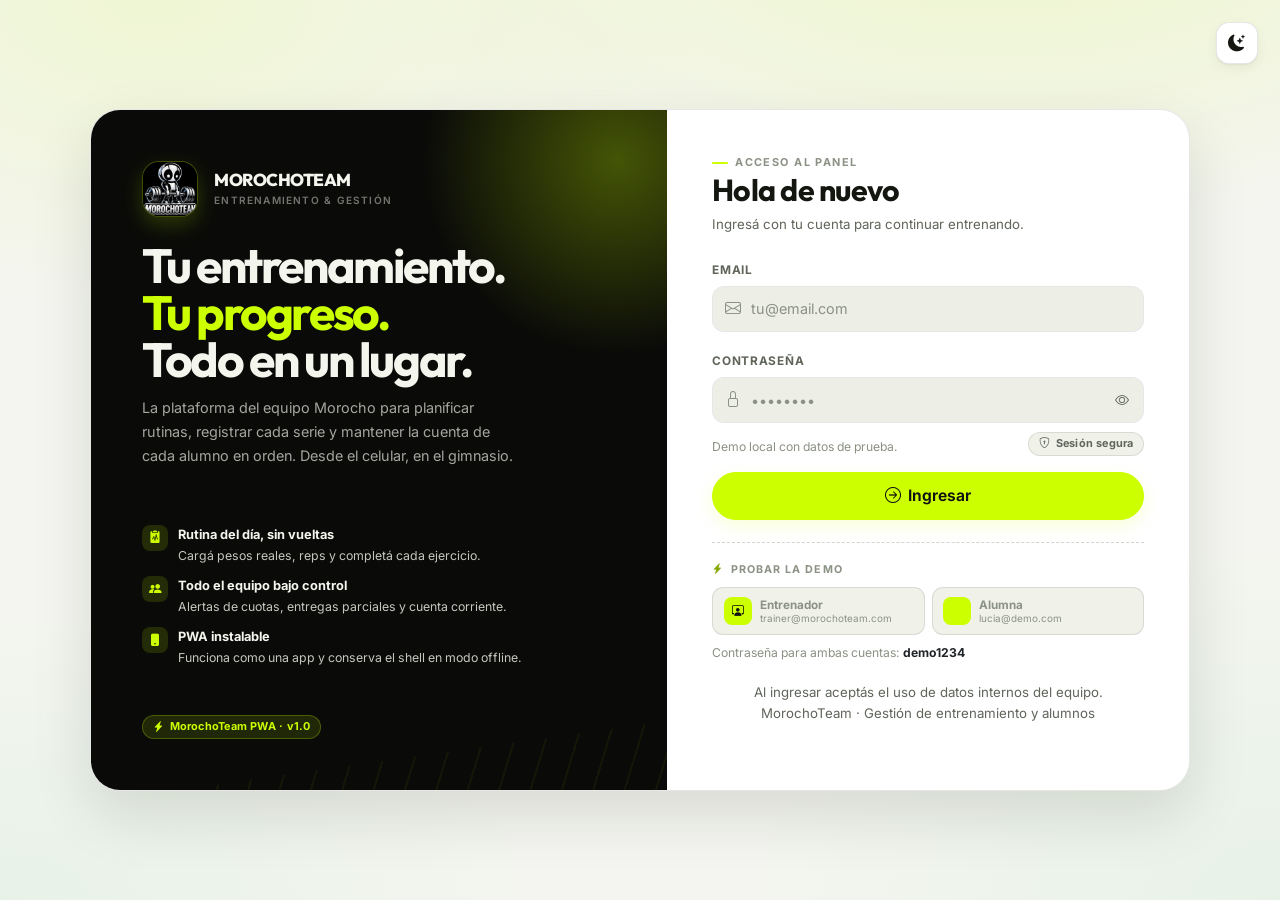
<file: index.html>
<!DOCTYPE html>
<html lang="es">
<head>
  <meta charset="UTF-8">
  <meta name="viewport" content="width=device-width, initial-scale=1, viewport-fit=cover">
  <meta name="description" content="MorochoTeam · PWA de gestión de entrenamiento, rutinas y alumnos para personal trainers.">
  <meta name="theme-color" content="#0A0B08">
  <meta name="color-scheme" content="light dark">
  <meta name="mobile-web-app-capable" content="yes">
  <meta name="apple-mobile-web-app-capable" content="yes">
  <meta name="apple-mobile-web-app-status-bar-style" content="black-translucent">
  <meta name="apple-mobile-web-app-title" content="MorochoTeam">

  <title>MorochoTeam · Entrenamiento y alumnos</title>

  <link rel="manifest" href="manifest.json">
  <link rel="icon" href="assets/img/icon.svg" type="image/svg+xml">
  <link rel="apple-touch-icon" href="assets/img/apple-touch-icon.png">

  <link rel="preconnect" href="https://fonts.googleapis.com">
  <link rel="preconnect" href="https://fonts.gstatic.com" crossorigin>
  <link href="https://cdn.jsdelivr.net/npm/bootstrap@5.3.3/dist/css/bootstrap.min.css" rel="stylesheet">
  <link href="https://cdn.jsdelivr.net/npm/bootstrap-icons@1.11.3/font/bootstrap-icons.min.css" rel="stylesheet">
  <link href="assets/css/variables.css" rel="stylesheet">
  <link href="assets/css/styles.css" rel="stylesheet">

  <script src="assets/js/theme.js"></script>
</head>
<body class="login-body">

  <main class="login-page">
    <div class="login-theme">
      <button type="button" class="btn btn-icon" data-theme-toggle aria-label="Cambiar tema">
        <span data-theme-icon class="bi bi-moon-stars-fill"></span>
      </button>
    </div>

    <div class="login-shell">
      <section class="login-brand" aria-label="Presentación de MorochoTeam">
        <div class="login-brand-inner">
          <div class="d-flex align-items-center gap-3">
            <img class="brand-mark" src="assets/img/logo-mark.png" alt="" aria-hidden="true" width="56" height="56">
            <div>
              <span class="brand-name" style="color:#F4F6EE">MOROCHOTEAM</span>
              <span class="brand-sub" style="color:rgba(244,246,238,.45)">Entrenamiento &amp; gestión</span>
            </div>
          </div>

          <h1>Tu entrenamiento.<br><em>Tu progreso.</em><br>Todo en un lugar.</h1>
          <p>
            La plataforma del equipo Morocho para planificar rutinas, registrar cada serie
            y mantener la cuenta de cada alumno en orden. Desde el celular, en el gimnasio.
          </p>
        </div>

        <div class="login-features" aria-label="Características principales">
          <div class="login-feature">
            <i class="bi bi-clipboard2-pulse-fill"></i>
            <div>
              <strong>Rutina del día, sin vueltas</strong>
              Cargá pesos reales, reps y completá cada ejercicio.
            </div>
          </div>
          <div class="login-feature">
            <i class="bi bi-people-fill"></i>
            <div>
              <strong>Todo el equipo bajo control</strong>
              Alertas de cuotas, entregas parciales y cuenta corriente.
            </div>
          </div>
          <div class="login-feature">
            <i class="bi bi-phone-fill"></i>
            <div>
              <strong>PWA instalable</strong>
              Funciona como una app y conserva el shell en modo offline.
            </div>
          </div>
        </div>

        <div class="login-brand-inner">
          <span class="badge-soft" style="background:rgba(204,255,0,.12);border-color:rgba(204,255,0,.25);color:#CCFF00">
            <i class="bi bi-lightning-charge-fill"></i> MorochoTeam PWA · v1.0
          </span>
        </div>
      </section>

      <section class="login-card">
        <span class="eyebrow">Acceso al panel</span>
        <h2>Hola de nuevo</h2>
        <p>Ingresá con tu cuenta para continuar entrenando.</p>

        <div class="login-error" id="loginError" role="alert">
          <i class="bi bi-exclamation-circle-fill"></i>
          <span id="loginErrorText"></span>
        </div>

        <form id="loginForm" novalidate>
          <div class="mb-3">
            <label class="form-label" for="loginEmail">Email</label>
            <div class="input-icon">
              <i class="bi bi-envelope"></i>
              <input type="email" class="form-control" id="loginEmail" name="email"
                     placeholder="tu@email.com" autocomplete="username" inputmode="email" required>
            </div>
          </div>

          <div class="mb-2">
            <label class="form-label" for="loginPassword">Contraseña</label>
            <div class="input-icon position-relative">
              <i class="bi bi-lock"></i>
              <input type="password" class="form-control pe-5" id="loginPassword" name="password"
                     placeholder="••••••••" autocomplete="current-password" required>
              <button type="button" class="btn btn-ghost" id="togglePassword"
                      aria-label="Mostrar contraseña"
                      style="position:absolute;right:4px;top:50%;transform:translateY(-50%);width:36px;height:36px;min-height:36px;padding:0;border-radius:9px;">
                <i class="bi bi-eye"></i>
              </button>
            </div>
          </div>

          <div class="d-flex justify-content-between align-items-center gap-2 mb-3">
            <span class="form-hint">Demo local con datos de prueba.</span>
            <span class="badge-soft neutral"><i class="bi bi-shield-lock"></i> Sesión segura</span>
          </div>

          <button type="submit" class="btn btn-primary btn-lg w-100" id="loginSubmit">
            <i class="bi bi-arrow-right-circle"></i>
            Ingresar
          </button>
        </form>

        <div class="demo-box">
          <div class="demo-title">
            <i class="bi bi-lightning-charge-fill text-lime"></i>
            Probar la demo
          </div>

          <div class="demo-accounts">
            <button type="button" class="demo-chip" data-demo="trainer">
              <i class="bi bi-person-workspace"></i>
              <span>
                <strong>Entrenador</strong>
                <span>trainer@morochoteam.com</span>
              </span>
            </button>
            <button type="button" class="demo-chip" data-demo="alumno">
              <i class="bi bi-person-running"></i>
              <span>
                <strong>Alumna</strong>
                <span>lucia@demo.com</span>
              </span>
            </button>
          </div>

          <p class="form-hint mt-2 mb-0">
            Contraseña para ambas cuentas: <strong class="text-body">demo1234</strong>
          </p>
        </div>

        <p class="login-legal">
          Al ingresar aceptás el uso de datos internos del equipo.<br>
          MorochoTeam · Gestión de entrenamiento y alumnos
        </p>
      </section>
    </div>
  </main>

  <div class="toast-stack" id="toastStack" aria-live="polite" aria-atomic="true"></div>

  <script src="https://cdn.jsdelivr.net/npm/bootstrap@5.3.3/dist/js/bootstrap.bundle.min.js" defer></script>
  <script src="assets/js/app.js" defer></script>
  <script src="assets/js/login.js" defer></script>
</body>
</html>
</file>
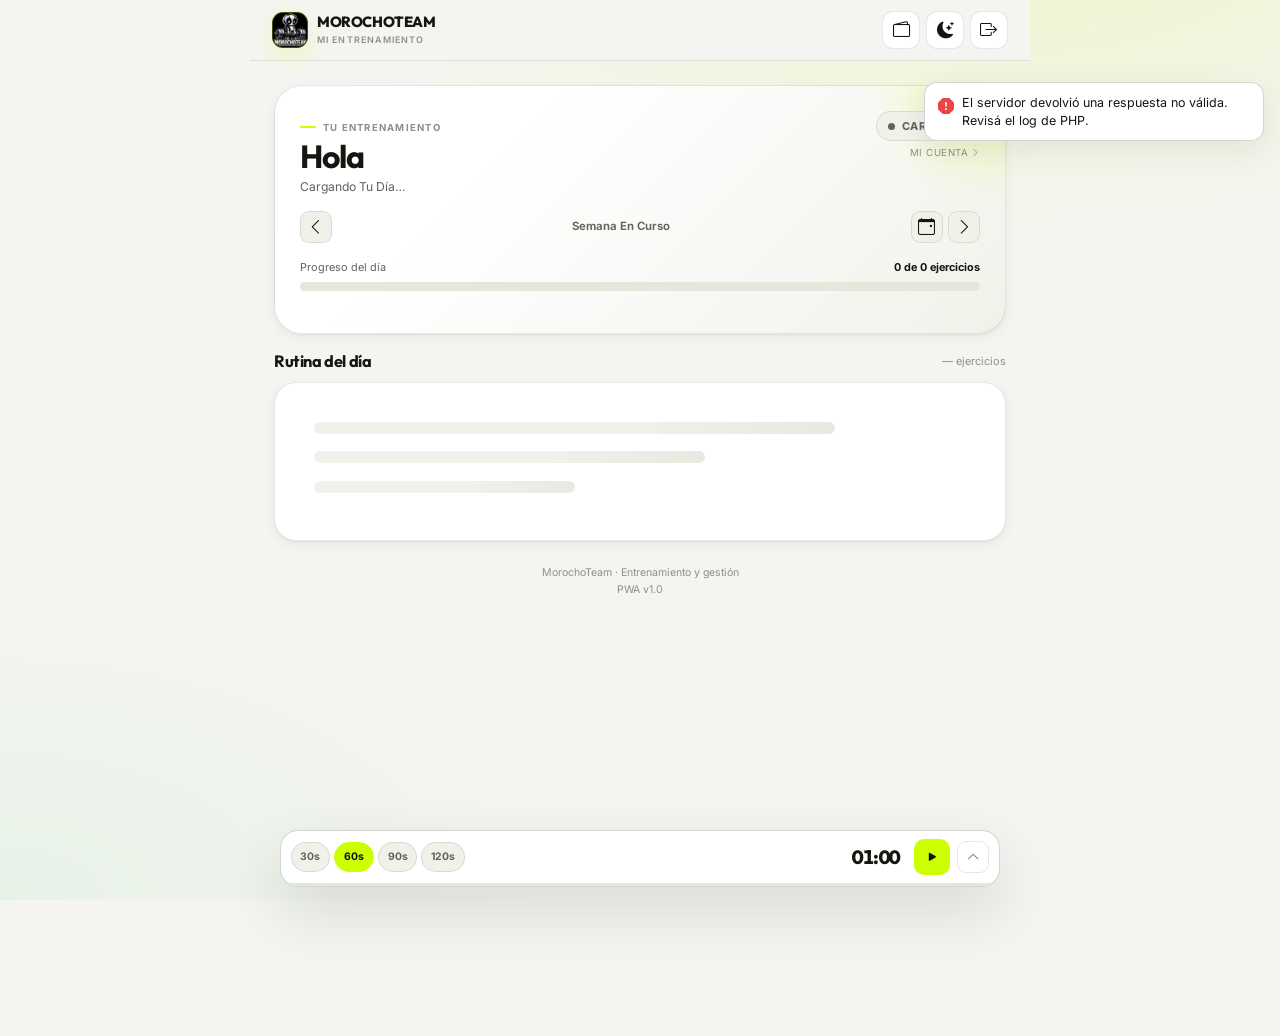
<file: alumno.html>
<!DOCTYPE html>
<html lang="es">
<head>
  <meta charset="UTF-8">
  <meta name="viewport" content="width=device-width, initial-scale=1, viewport-fit=cover">
  <meta name="description" content="Tu rutina del día, registros de entrenamiento y estado de cuenta en MorochoTeam.">
  <meta name="theme-color" content="#0A0B08">
  <meta name="color-scheme" content="light dark">
  <meta name="mobile-web-app-capable" content="yes">
  <meta name="apple-mobile-web-app-capable" content="yes">
  <meta name="apple-mobile-web-app-status-bar-style" content="black-translucent">
  <meta name="apple-mobile-web-app-title" content="MorochoTeam">

  <title>Mi entrenamiento · MorochoTeam</title>

  <link rel="manifest" href="manifest.json">
  <link rel="icon" href="assets/img/icon.svg" type="image/svg+xml">
  <link rel="apple-touch-icon" href="assets/img/apple-touch-icon.png">

  <link rel="preconnect" href="https://fonts.googleapis.com">
  <link rel="preconnect" href="https://fonts.gstatic.com" crossorigin>
  <link href="https://cdn.jsdelivr.net/npm/bootstrap@5.3.3/dist/css/bootstrap.min.css" rel="stylesheet">
  <link href="https://cdn.jsdelivr.net/npm/bootstrap-icons@1.11.3/font/bootstrap-icons.min.css" rel="stylesheet">
  <link href="assets/css/variables.css" rel="stylesheet">
  <link href="assets/css/styles.css" rel="stylesheet">

  <script src="assets/js/theme.js"></script>
</head>
<body class="student-body" data-page="alumno">

  <div class="student-shell">
    <!-- ==================================================================
         Topbar
         ================================================================== -->
    <header class="student-topbar">
      <div class="student-topbar-brand">
        <img class="brand-mark" src="assets/img/logo-mark.png" alt="" aria-hidden="true" width="36" height="36">
        <div>
          <span class="brand-name">MOROCHOTEAM</span>
          <span class="brand-sub">Mi entrenamiento</span>
        </div>
      </div>

      <div class="student-topbar-actions">
        <button type="button" class="btn btn-icon d-none" data-install title="Instalar aplicación" aria-label="Instalar aplicación">
          <i class="bi bi-download"></i>
        </button>

        <button type="button" class="btn btn-icon" id="cuentaTopbarButton" data-open-cuenta title="Mi cuenta" aria-label="Mi cuenta" aria-haspopup="dialog">
          <i class="bi bi-wallet2"></i>
        </button>

        <button type="button" class="btn btn-icon" data-theme-toggle aria-label="Cambiar tema">
          <span data-theme-icon class="bi bi-moon-stars-fill"></span>
        </button>

        <button type="button" class="btn btn-icon" data-logout title="Cerrar sesión" aria-label="Cerrar sesión">
          <i class="bi bi-box-arrow-right"></i>
        </button>
      </div>
    </header>

    <main class="student-content">

      <div class="offline-banner d-none" id="offlineBanner">
        <i class="bi bi-wifi-off"></i>
        <span>Estás sin conexión. Podés consultar la rutina, pero los registros se guardan cuando vuelve internet.</span>
      </div>

      <!-- ==============================================================
           Hero del día
           ============================================================== -->
      <section class="student-hero" aria-labelledby="studentGreeting">
        <div class="student-hero-top">
          <div class="student-greeting">
            <span class="eyebrow">Tu entrenamiento</span>
            <h1 id="studentGreeting">Hola</h1>
            <p id="studentDate">Cargando tu día…</p>
          </div>

          <button type="button" class="cuota-button" id="cuotaButton" data-open-cuenta title="Ver mi cuenta" aria-label="Ver estado de cuenta" aria-haspopup="dialog">
            <span class="status-badge is-neutral" id="heroCuotaBadge">
              <span class="status-dot"></span> Cargando
            </span>
            <small>Mi cuenta <i class="bi bi-chevron-right"></i></small>
          </button>
        </div>

        <div class="week-nav">
          <button type="button" class="btn btn-icon" id="weekPrev" aria-label="Semana anterior">
            <i class="bi bi-chevron-left"></i>
          </button>
          <span class="week-nav-label" id="weekLabel">Semana en curso</span>
          <button type="button" class="btn btn-icon" id="weekToday" aria-label="Ir a hoy" title="Ir a hoy">
            <i class="bi bi-calendar-event"></i>
          </button>
          <button type="button" class="btn btn-icon" id="weekNext" aria-label="Semana siguiente">
            <i class="bi bi-chevron-right"></i>
          </button>
        </div>

        <div class="student-progress">
          <div class="progress-meta">
            <span>Progreso del día</span>
            <strong id="progressLabel">0 de 0 ejercicios</strong>
          </div>
          <div class="progress-track" role="progressbar" aria-labelledby="progressLabel" aria-valuemin="0" aria-valuemax="100" aria-valuenow="0" id="progressBar">
            <div class="progress-fill" id="progressFill"></div>
          </div>
        </div>

        <div class="day-strip" id="dayStrip" aria-label="Días de la semana"></div>
      </section>

      <div class="fallback-note d-none" id="fallbackNote">
        <i class="bi bi-info-circle-fill"></i>
        <span id="fallbackText">Te mostramos la última semana con rutina cargada.</span>
      </div>

      <!-- ==============================================================
           Rutina del día
           ============================================================== -->
      <div class="student-section-title">
        <h2 id="routineTitle">Rutina del día</h2>
        <span id="routineCount">— ejercicios</span>
      </div>

      <div class="alert alert-dismissible fade show d-none" id="futureNote" role="alert"
           style="background:var(--info-suave);border:1px solid rgba(56,189,248,.24);border-radius:12px;font-size:.75rem;padding:.6rem .75rem;">
        <i class="bi bi-clock-history me-1"></i>
        Este día todavía no llegó. Podés ver la rutina, pero el registro se habilita el mismo día.
        <button type="button" class="btn-close" data-bs-dismiss="alert" aria-label="Cerrar"></button>
      </div>

      <div class="exercise-list" id="exerciseList">
        <div class="surface surface-pad">
          <div class="loading-block">
            <div class="skeleton skeleton-line w-80"></div>
            <div class="skeleton skeleton-line w-60"></div>
            <div class="skeleton skeleton-line w-40"></div>
          </div>
        </div>
      </div>

      <!-- ==============================================================
           Mi cuenta
           ============================================================== -->
      <p class="text-center text-tenue mt-4 mb-2" style="font-size:.66rem">
        MorochoTeam · Entrenamiento y gestión<br>
        <span id="appVersion">PWA v1.0</span>
      </p>
    </main>
  </div>

  <!-- ====================================================================
       Temporizador de descanso
       ==================================================================== -->
  <div class="rest-dock" id="restDock" aria-label="Temporizador de descanso">
    <div class="rest-bar">
      <div class="rest-presets" role="group" aria-label="Duración del descanso">
        <button type="button" class="rest-preset" data-rest="30">30s</button>
        <button type="button" class="rest-preset active" data-rest="60">60s</button>
        <button type="button" class="rest-preset" data-rest="90">90s</button>
        <button type="button" class="rest-preset" data-rest="120">120s</button>
      </div>

      <span class="rest-time" id="restTime">01:00</span>

      <button type="button" class="rest-start" id="restStart" title="Iniciar descanso" aria-label="Iniciar descanso">
        <i class="bi bi-play-fill"></i>
      </button>

      <button type="button" class="rest-expand" id="restExpand" title="Más opciones" aria-label="Más opciones del temporizador" aria-expanded="false">
        <i class="bi bi-chevron-up"></i>
      </button>
    </div>

    <div class="rest-progress">
      <div class="rest-progress-fill" id="restProgress"></div>
    </div>

    <div class="rest-panel">
      <div class="rest-panel-inner">
        <span class="rest-exercise" id="restExercise">Descanso entre series</span>
        <button type="button" class="rest-reset" id="restReset">
          <i class="bi bi-arrow-counterclockwise"></i> Reiniciar
        </button>
      </div>
    </div>
  </div>

  <!-- ====================================================================
       Modal · Técnica del ejercicio
       ==================================================================== -->
  <div class="modal fade" id="modalTecnica" tabindex="-1" aria-labelledby="tecTitulo" aria-hidden="true">
    <div class="modal-dialog modal-dialog-centered modal-dialog-scrollable modal-lg">
      <div class="modal-content">
        <div class="modal-header">
          <div>
            <span class="eyebrow">Técnica</span>
            <h5 class="modal-title" id="tecTitulo">Ejercicio</h5>
          </div>
          <button type="button" class="btn-close" data-bs-dismiss="modal" aria-label="Cerrar"></button>
        </div>
        <div class="modal-body">
          <div class="technique-figure">
            <img id="tecImagen" src="assets/img/ejercicio-placeholder.svg" alt="Demostración del ejercicio" loading="lazy">
          </div>
          <div class="technique-meta">
            <span class="badge-soft lime" id="tecGrupo">Grupo muscular</span>
            <span class="badge-soft neutral" id="tecObjetivo">Objetivo</span>
          </div>
          <div class="technique-instructions" id="tecInstrucciones">—</div>
        </div>
        <div class="modal-footer">
          <button type="button" class="btn btn-soft" data-bs-dismiss="modal">Entendido</button>
        </div>
      </div>
    </div>
  </div>

  <!-- ====================================================================
       Modal · Mi cuenta
       ==================================================================== -->
  <div class="modal fade" id="modalCuenta" tabindex="-1" aria-labelledby="cuentaTitulo" aria-hidden="true">
    <div class="modal-dialog modal-dialog-centered modal-dialog-scrollable">
      <div class="modal-content">
        <div class="modal-header">
          <div>
            <span class="eyebrow">Mi cuenta</span>
            <h5 class="modal-title" id="cuentaTitulo">Cuota y pagos</h5>
          </div>
          <button type="button" class="btn-close" data-bs-dismiss="modal" aria-label="Cerrar"></button>
        </div>
        <div class="modal-body" id="cuentaModalBody">
          <div class="loading-block">
            <div class="skeleton skeleton-line w-60"></div>
            <div class="skeleton skeleton-line w-80"></div>
            <div class="skeleton skeleton-line w-40"></div>
          </div>
        </div>
        <div class="modal-footer">
          <button type="button" class="btn btn-soft" data-bs-dismiss="modal">Cerrar</button>
        </div>
      </div>
    </div>
  </div>

  <div class="toast-stack" id="toastStack" aria-live="polite" aria-atomic="true"></div>

  <script src="https://cdn.jsdelivr.net/npm/bootstrap@5.3.3/dist/js/bootstrap.bundle.min.js" defer></script>
  <script src="assets/js/app.js" defer></script>
  <script src="assets/js/alumno.js" defer></script>
</body>
</html>
</file>
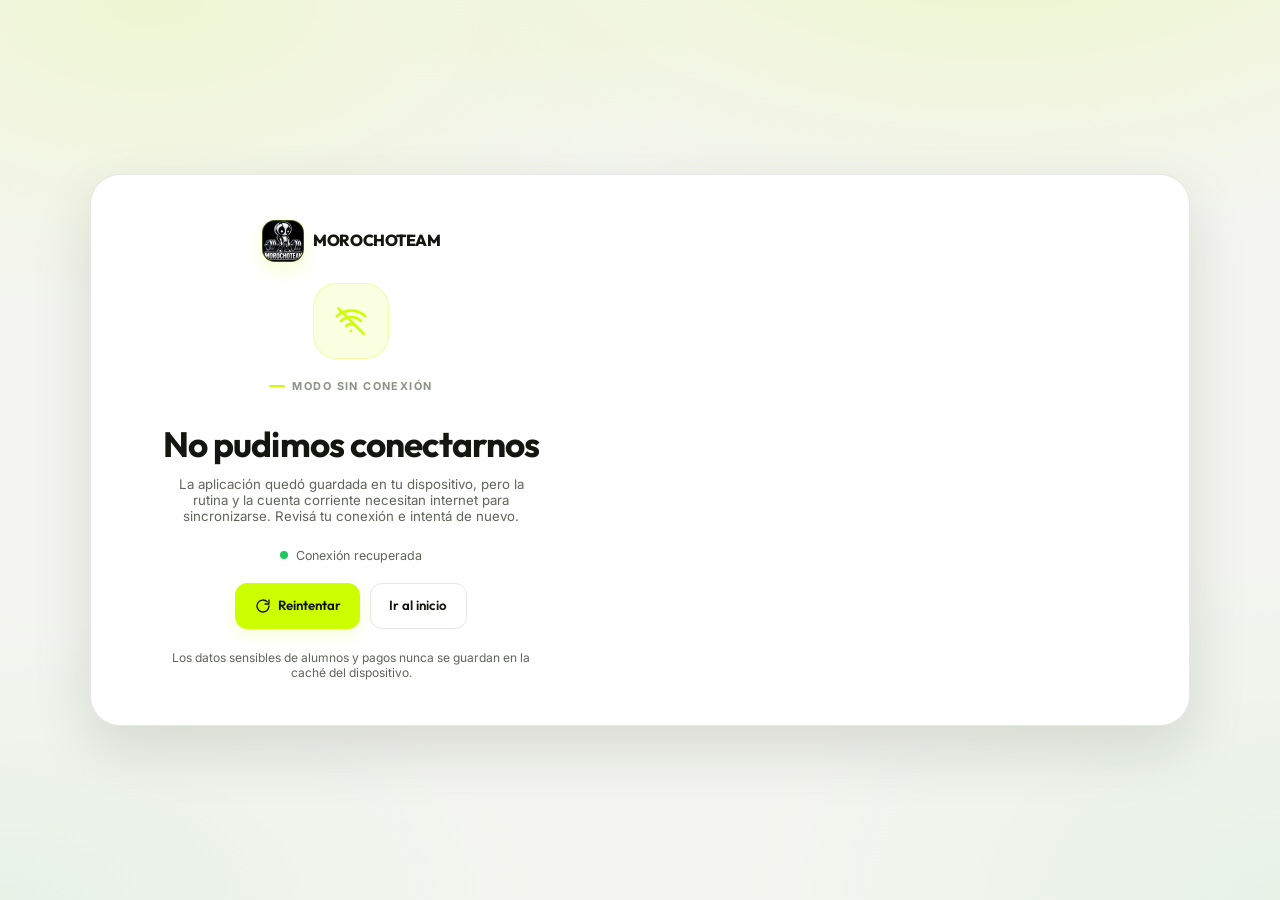
<file: offline.html>
<!DOCTYPE html>
<html lang="es">
<head>
  <meta charset="UTF-8">
  <meta name="viewport" content="width=device-width, initial-scale=1, viewport-fit=cover">
  <meta name="description" content="MorochoTeam sin conexión. Tus datos se sincronizan al recuperar internet.">
  <meta name="theme-color" content="#0A0B08">
  <meta name="color-scheme" content="light dark">
  <meta name="mobile-web-app-capable" content="yes">
  <meta name="apple-mobile-web-app-capable" content="yes">
  <meta name="apple-mobile-web-app-status-bar-style" content="black-translucent">
  <meta name="apple-mobile-web-app-title" content="MorochoTeam">

  <title>Sin conexión · MorochoTeam</title>

  <link rel="icon" href="assets/img/icon.svg" type="image/svg+xml">
  <link rel="apple-touch-icon" href="assets/img/apple-touch-icon.png">
  <link href="assets/css/variables.css" rel="stylesheet">
  <link href="assets/css/styles.css" rel="stylesheet">
  <style>
    .offline-card {
      width: min(520px, 100%);
      text-align: center;
      align-items: center;
    }
    .offline-brand {
      display: inline-flex;
      align-items: center;
      gap: 0.6rem;
      margin-bottom: 1.35rem;
    }
    .offline-brand .brand-name {
      font-size: 1rem;
    }
    .offline-card .offline-icon {
      width: 76px;
      height: 76px;
      display: grid;
      place-items: center;
      border-radius: 24px;
      margin-bottom: 1.25rem;
      background: rgba(204, 255, 0, 0.12);
      border: 1px solid rgba(204, 255, 0, 0.28);
      color: var(--color-primario);
      font-size: 2rem;
    }
    .offline-card h1 {
      font-size: clamp(1.7rem, 5vw, 2.2rem);
      margin-bottom: 0.6rem;
    }
    .offline-card p {
      max-width: 380px;
      margin: 0 auto 1.5rem;
    }
    .offline-card .offline-note {
      margin-top: 1.35rem;
      margin-bottom: 0;
      font-size: 0.75rem;
      color: var(--color-texto-suave);
    }
    .offline-actions {
      display: flex;
      flex-wrap: wrap;
      gap: 0.6rem;
      justify-content: center;
    }
    .offline-actions .btn {
      display: inline-flex;
      align-items: center;
      justify-content: center;
      gap: 0.45rem;
      min-height: 46px;
      padding: 0.65rem 1.15rem;
      border-radius: 12px;
      font-family: var(--font-titulos);
      font-size: 0.83rem;
      font-weight: 600;
      text-decoration: none;
      border: 1px solid transparent;
      cursor: pointer;
      transition: background-color 0.18s ease, border-color 0.18s ease, color 0.18s ease;
    }
    .offline-actions .btn-primary {
      background: var(--color-primario);
      border-color: var(--color-primario);
      color: var(--color-primario-texto);
    }
    .offline-actions .btn-primary:hover {
      background: var(--color-primario-hover);
      border-color: var(--color-primario-hover);
    }
    .offline-actions .btn-outline-secondary {
      background: transparent;
      border-color: var(--color-borde);
      color: var(--color-texto);
    }
    .offline-actions .btn-outline-secondary:hover {
      background: var(--color-superficie-alt);
    }
    .offline-status {
      display: inline-flex;
      align-items: center;
      gap: 0.45rem;
      font-size: 0.78rem;
      color: var(--color-texto-suave);
      margin-bottom: 1.25rem;
    }
    .offline-status .dot {
      width: 8px;
      height: 8px;
      border-radius: 50%;
      background: var(--color-peligro);
    }
    .offline-status.online .dot {
      background: var(--color-exito);
    }
  </style>
</head>
<body class="login-body">

  <main class="login-page">
    <section class="login-shell" aria-labelledby="offlineTitle" style="grid-template-columns:1fr">
      <div class="login-card offline-card">
        <div class="offline-brand">
          <img class="brand-mark" src="assets/img/logo-mark.png" alt="" aria-hidden="true" width="42" height="42">
          <span class="brand-name">MOROCHOTEAM</span>
        </div>

        <div class="offline-icon" aria-hidden="true">
          <svg xmlns="http://www.w3.org/2000/svg" width="34" height="34" viewBox="0 0 24 24" fill="none"
               stroke="currentColor" stroke-width="1.8" stroke-linecap="round" stroke-linejoin="round">
            <path d="M2 8.5a15 15 0 0 1 20 0"/>
            <path d="M5 12a10 10 0 0 1 14 0"/>
            <path d="M8.5 15.5a5 5 0 0 1 7 0"/>
            <circle cx="12" cy="19" r="1" fill="currentColor" stroke="none"/>
            <path d="M3 3l18 18"/>
          </svg>
        </div>

        <span class="eyebrow">Modo sin conexión</span>
        <h1 id="offlineTitle">No pudimos conectarnos</h1>
        <p>
          La aplicación quedó guardada en tu dispositivo, pero la rutina y la cuenta corriente
          necesitan internet para sincronizarse. Revisá tu conexión e intentá de nuevo.
        </p>

        <div class="offline-status" id="offlineStatus" role="status">
          <span class="dot" aria-hidden="true"></span>
          <span id="offlineStatusText">Sin conexión</span>
        </div>

        <div class="offline-actions">
          <button type="button" class="btn btn-primary" id="btnRetry">
            <svg xmlns="http://www.w3.org/2000/svg" width="16" height="16" viewBox="0 0 24 24" fill="none"
                 stroke="currentColor" stroke-width="2" stroke-linecap="round" stroke-linejoin="round" aria-hidden="true">
              <path d="M21 12a9 9 0 1 1-2.64-6.36"/>
              <path d="M21 3v6h-6"/>
            </svg>
            Reintentar
          </button>
          <a class="btn btn-outline-secondary" href="./index.html">Ir al inicio</a>
        </div>

        <p class="offline-note">
          Los datos sensibles de alumnos y pagos nunca se guardan en la caché del dispositivo.
        </p>
      </div>
    </section>
  </main>

  <script>
    (function () {
      var status = document.getElementById('offlineStatus');
      var statusText = document.getElementById('offlineStatusText');
      var retry = document.getElementById('btnRetry');

      function syncStatus() {
        var online = navigator.onLine;
        status.classList.toggle('online', online);
        statusText.textContent = online ? 'Conexión recuperada' : 'Sin conexión';
      }

      retry.addEventListener('click', function () {
        if (navigator.onLine) {
          location.reload();
        } else {
          syncStatus();
        }
      });

      window.addEventListener('online', function () {
        syncStatus();
        location.reload();
      });
      window.addEventListener('offline', syncStatus);

      syncStatus();
    })();
  </script>
</body>
</html>
</file>
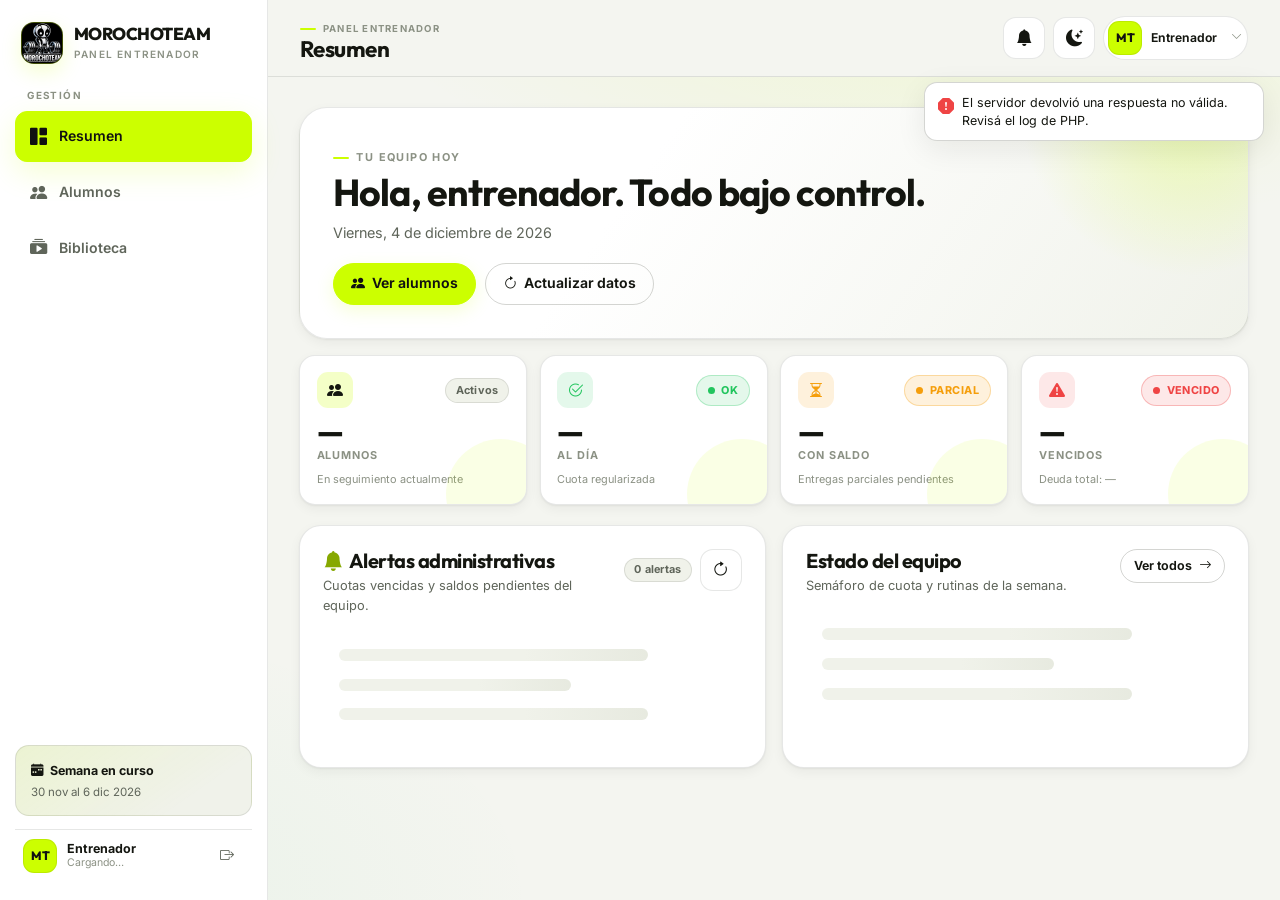
<file: trainer.html>
<!DOCTYPE html>
<html lang="es">
<head>
  <meta charset="UTF-8">
  <meta name="viewport" content="width=device-width, initial-scale=1, viewport-fit=cover">
  <meta name="description" content="Panel de gestión de alumnos, rutinas y cuentas corrientes de MorochoTeam.">
  <meta name="theme-color" content="#0A0B08">
  <meta name="color-scheme" content="light dark">
  <meta name="mobile-web-app-capable" content="yes">
  <meta name="apple-mobile-web-app-capable" content="yes">
  <meta name="apple-mobile-web-app-status-bar-style" content="black-translucent">
  <meta name="apple-mobile-web-app-title" content="MorochoTeam Trainer">

  <title>Panel entrenador · MorochoTeam</title>

  <link rel="manifest" href="manifest.json">
  <link rel="icon" href="assets/img/icon.svg" type="image/svg+xml">
  <link rel="apple-touch-icon" href="assets/img/apple-touch-icon.png">

  <link rel="preconnect" href="https://fonts.googleapis.com">
  <link rel="preconnect" href="https://fonts.gstatic.com" crossorigin>
  <link href="https://cdn.jsdelivr.net/npm/bootstrap@5.3.3/dist/css/bootstrap.min.css" rel="stylesheet">
  <link href="https://cdn.jsdelivr.net/npm/bootstrap-icons@1.11.3/font/bootstrap-icons.min.css" rel="stylesheet">
  <link href="assets/css/variables.css" rel="stylesheet">
  <link href="assets/css/styles.css" rel="stylesheet">

  <script src="assets/js/theme.js"></script>
</head>
<body class="app-body" data-page="trainer">

  <div class="app-layout">
    <!-- ==================================================================
         Sidebar
         ================================================================== -->
    <aside class="app-sidebar" id="appSidebar" aria-label="Navegación principal">
      <div class="sidebar-inner">
        <div class="sidebar-brand">
          <img class="brand-mark" src="assets/img/logo-mark.png" alt="" aria-hidden="true" width="42" height="42">
          <div>
            <span class="brand-name">MOROCHOTEAM</span>
            <span class="brand-sub">Panel entrenador</span>
          </div>
        </div>

        <div>
          <div class="sidebar-label">Gestión</div>
          <nav class="sidebar-nav">
            <button type="button" class="sidebar-link active" data-view="dashboard">
              <i class="bi bi-grid-1x2-fill"></i>
              Resumen
              <span class="badge rounded-pill d-none" id="navAlertBadge">0</span>
            </button>
            <button type="button" class="sidebar-link" data-view="alumnos">
              <i class="bi bi-people-fill"></i>
              Alumnos
            </button>
            <button type="button" class="sidebar-link" data-view="biblioteca">
              <i class="bi bi-collection-play-fill"></i>
              Biblioteca
            </button>
          </nav>
        </div>

        <div class="sidebar-bottom">
          <div class="sidebar-tip">
            <div class="tip-title"><i class="bi bi-calendar-week-fill me-1"></i> Semana en curso</div>
            <p id="sidebarWeek">Cargando semana…</p>
          </div>

          <div class="sidebar-user">
            <span class="avatar avatar-sm" id="sidebarAvatar">MT</span>
            <div class="sidebar-user-info">
              <strong id="sidebarUserName">Entrenador</strong>
              <span id="sidebarUserRole">Cargando…</span>
            </div>
            <button type="button" class="btn btn-ghost ms-auto" data-logout title="Cerrar sesión" aria-label="Cerrar sesión"
                    style="width:34px;height:34px;min-height:34px;padding:0;border-radius:9px;">
              <i class="bi bi-box-arrow-right"></i>
            </button>
          </div>
        </div>
      </div>
    </aside>

    <div class="sidebar-backdrop" id="sidebarBackdrop"></div>

    <!-- ==================================================================
         Contenido principal
         ================================================================== -->
    <div class="app-main">
      <header class="app-topbar">
        <button type="button" class="btn btn-icon d-lg-none" id="sidebarToggle" aria-label="Abrir menú">
          <i class="bi bi-list"></i>
        </button>

        <div class="topbar-title">
          <span class="eyebrow" id="pageEyebrow">Panel entrenador</span>
          <h1 id="pageTitle">Resumen</h1>
        </div>

        <div class="topbar-actions">
          <button type="button" class="btn btn-icon d-none" data-install title="Instalar aplicación" aria-label="Instalar aplicación">
            <i class="bi bi-download"></i>
          </button>

          <button type="button" class="btn btn-icon" id="topbarAlerts" data-view="dashboard" title="Ver alertas" aria-label="Ver alertas">
            <i class="bi bi-bell-fill"></i>
            <span class="notification-dot d-none" id="alertBadge">0</span>
          </button>

          <button type="button" class="btn btn-icon" data-theme-toggle aria-label="Cambiar tema">
            <span data-theme-icon class="bi bi-moon-stars-fill"></span>
          </button>

          <div class="dropdown">
            <button type="button" class="topbar-user" data-bs-toggle="dropdown" aria-expanded="false" aria-label="Menú de usuario">
              <span class="avatar avatar-sm" id="topbarAvatar">MT</span>
              <span class="topbar-user-name" id="topbarUserName">Entrenador</span>
              <i class="bi bi-chevron-down text-tenue" style="font-size:.7rem"></i>
            </button>
            <ul class="dropdown-menu dropdown-menu-end shadow">
              <li class="px-3 py-2">
                <div class="fw-semibold small" id="dropdownUserName">Entrenador</div>
                <div class="text-tenue" style="font-size:.7rem" id="dropdownUserEmail">trainer@morochoteam.com</div>
              </li>
              <li><hr class="dropdown-divider"></li>
              <li>
                <button type="button" class="dropdown-item" data-logout>
                  <i class="bi bi-box-arrow-right me-2"></i>Cerrar sesión
                </button>
              </li>
            </ul>
          </div>
        </div>
      </header>

      <main class="app-content">

        <!-- ==============================================================
             Dashboard
             ============================================================== -->
        <section class="app-view" id="view-dashboard">
          <div class="hero-panel">
            <span class="eyebrow">Tu equipo hoy</span>
            <h2 id="heroGreeting">Hola, entrenador. Todo bajo control.</h2>
            <p id="heroDate">Cargando la fecha…</p>
            <div class="hero-actions">
              <button type="button" class="btn btn-primary" data-view="alumnos">
                <i class="bi bi-people-fill"></i> Ver alumnos
              </button>
              <button type="button" class="btn btn-outline-soft" id="btnRefreshDashboard">
                <i class="bi bi-arrow-clockwise"></i> Actualizar datos
              </button>
            </div>
          </div>

          <div class="stat-grid mt-3">
            <article class="stat-card">
              <div class="stat-top">
                <span class="stat-icon"><i class="bi bi-people-fill"></i></span>
                <span class="badge-soft neutral">Activos</span>
              </div>
              <div class="stat-value" id="statAlumnos">—</div>
              <div class="stat-label">Alumnos</div>
              <div class="stat-foot">En seguimiento actualmente</div>
            </article>

            <article class="stat-card is-success">
              <div class="stat-top">
                <span class="stat-icon"><i class="bi bi-check2-circle"></i></span>
                <span class="status-badge is-success"><span class="status-dot"></span>OK</span>
              </div>
              <div class="stat-value" id="statAlDia">—</div>
              <div class="stat-label">Al día</div>
              <div class="stat-foot">Cuota regularizada</div>
            </article>

            <article class="stat-card is-warning">
              <div class="stat-top">
                <span class="stat-icon"><i class="bi bi-hourglass-split"></i></span>
                <span class="status-badge is-warning"><span class="status-dot"></span>Parcial</span>
              </div>
              <div class="stat-value" id="statParcial">—</div>
              <div class="stat-label">Con saldo</div>
              <div class="stat-foot">Entregas parciales pendientes</div>
            </article>

            <article class="stat-card is-danger">
              <div class="stat-top">
                <span class="stat-icon"><i class="bi bi-exclamation-triangle-fill"></i></span>
                <span class="status-badge is-danger"><span class="status-dot"></span>Vencido</span>
              </div>
              <div class="stat-value" id="statVencido">—</div>
              <div class="stat-label">Vencidos</div>
              <div class="stat-foot" id="statDeudaFoot">Deuda total: —</div>
            </article>
          </div>

          <div class="row g-3 mt-1">
            <div class="col-xl-6">
              <div class="surface surface-pad h-100">
                <div class="section-head">
                  <div>
                    <h2><i class="bi bi-bell-fill me-1 text-lime"></i> Alertas administrativas</h2>
                    <p>Cuotas vencidas y saldos pendientes del equipo.</p>
                  </div>
                  <div class="d-flex align-items-center gap-2">
                    <span class="badge-soft neutral" id="alertasCount">0 alertas</span>
                    <button type="button" class="btn btn-icon" id="btnRefreshAlertas" aria-label="Actualizar alertas" title="Actualizar alertas">
                      <i class="bi bi-arrow-clockwise"></i>
                    </button>
                  </div>
                </div>
                <div class="alert-list" id="alertasList">
                  <div class="loading-block">
                    <div class="skeleton skeleton-line w-80"></div>
                    <div class="skeleton skeleton-line w-60"></div>
                    <div class="skeleton skeleton-line w-80"></div>
                  </div>
                </div>
              </div>
            </div>

            <div class="col-xl-6">
              <div class="surface surface-pad h-100">
                <div class="section-head">
                  <div>
                    <h2>Estado del equipo</h2>
                    <p>Semáforo de cuota y rutinas de la semana.</p>
                  </div>
                  <button type="button" class="btn btn-sm btn-outline-soft" data-view="alumnos">
                    Ver todos <i class="bi bi-arrow-right"></i>
                  </button>
                </div>
                <div class="student-list" id="dashboardAlumnos">
                  <div class="loading-block">
                    <div class="skeleton skeleton-line w-80"></div>
                    <div class="skeleton skeleton-line w-60"></div>
                    <div class="skeleton skeleton-line w-80"></div>
                  </div>
                </div>
              </div>
            </div>
          </div>
        </section>

        <!-- ==============================================================
             Listado de alumnos
             ============================================================== -->
        <section class="app-view d-none" id="view-alumnos">
          <div class="surface surface-pad">
            <div class="section-head">
              <div>
                <span class="eyebrow">CRM del equipo</span>
                <h2>Alumnos</h2>
                <p>Buscá, revisá el semáforo de pago y abrí la ficha completa.</p>
              </div>
              <span class="badge-soft lime" id="alumnosCount">— activos</span>
            </div>

            <div class="list-toolbar">
              <div class="input-icon">
                <i class="bi bi-search"></i>
                <input type="search" class="form-control" id="searchAlumnos" placeholder="Buscar por nombre, email o teléfono…" autocomplete="off">
              </div>

              <div class="filter-chips" role="group" aria-label="Filtrar por estado de cuenta">
                <button type="button" class="filter-chip active" data-estado="todos">
                  Todos <span class="count" id="countTodos">0</span>
                </button>
                <button type="button" class="filter-chip" data-estado="al_dia">
                  Al día <span class="count" id="countAlDia">0</span>
                </button>
                <button type="button" class="filter-chip" data-estado="parcial">
                  Parcial <span class="count" id="countParcial">0</span>
                </button>
                <button type="button" class="filter-chip" data-estado="vencido">
                  Vencido <span class="count" id="countVencido">0</span>
                </button>
              </div>
            </div>

            <div class="student-list" id="alumnosList">
              <div class="loading-block">
                <div class="skeleton skeleton-line w-80"></div>
                <div class="skeleton skeleton-line w-60"></div>
                <div class="skeleton skeleton-line w-80"></div>
              </div>
            </div>
          </div>
        </section>

        <!-- ==============================================================
             Ficha del alumno
             ============================================================== -->
        <section class="app-view d-none" id="view-alumno">
          <button type="button" class="back-link" id="btnVolverAlumnos">
            <i class="bi bi-arrow-left"></i> Volver a alumnos
          </button>
          <div id="detalleAlumnoContent">
            <div class="surface surface-pad">
              <div class="loading-block">
                <div class="skeleton skeleton-line w-40"></div>
                <div class="skeleton skeleton-line w-80"></div>
                <div class="skeleton skeleton-line w-60"></div>
              </div>
            </div>
          </div>
        </section>

        <!-- ==============================================================
             Biblioteca de ejercicios
             ============================================================== -->
        <section class="app-view d-none" id="view-biblioteca">
          <div class="surface surface-pad">
            <div class="section-head">
              <div>
                <span class="eyebrow">Técnica y referencia</span>
                <h2>Biblioteca de ejercicios</h2>
                <p>Imágenes de ejecución y tips posturales para compartir con tus alumnos.</p>
              </div>
              <span class="badge-soft lime" id="bibliotecaCount">— ejercicios</span>
            </div>

            <div class="list-toolbar">
              <div class="input-icon">
                <i class="bi bi-search"></i>
                <input type="search" class="form-control" id="searchBiblioteca" placeholder="Buscar ejercicio o grupo muscular…" autocomplete="off">
              </div>
              <select class="form-select" id="filtroGrupo" style="max-width:220px" aria-label="Filtrar por grupo muscular">
                <option value="">Todos los grupos</option>
              </select>
            </div>

            <div class="library-grid" id="bibliotecaGrid">
              <div class="loading-block">
                <div class="skeleton skeleton-line w-80"></div>
                <div class="skeleton skeleton-line w-60"></div>
              </div>
            </div>
          </div>
        </section>

      </main>
    </div>
  </div>

  <!-- ====================================================================
       Modal · Registrar pago
       ==================================================================== -->
  <div class="modal fade" id="modalPago" tabindex="-1" aria-labelledby="modalPagoTitle" aria-hidden="true">
    <div class="modal-dialog modal-dialog-centered">
      <form class="modal-content" id="formPago">
        <div class="modal-header">
          <div>
            <span class="eyebrow">Cuenta corriente</span>
            <h5 class="modal-title" id="modalPagoTitle">Registrar entrega</h5>
          </div>
          <button type="button" class="btn-close" data-bs-dismiss="modal" aria-label="Cerrar"></button>
        </div>
        <div class="modal-body">
          <input type="hidden" id="pagoAlumnoId">
          <p class="small text-soft mb-3">
            Alumno: <strong class="text-body" id="pagoAlumnoNombre">—</strong>
          </p>

          <div class="row g-3">
            <div class="col-6">
              <label class="form-label" for="pagoPeriodo">Período</label>
              <input type="month" class="form-control" id="pagoPeriodo" required>
            </div>
            <div class="col-6">
              <label class="form-label" for="pagoMonto">Monto abonado</label>
              <div class="input-group">
                <span class="input-group-text">$</span>
                <input type="number" class="form-control" id="pagoMonto" min="1" step="1" inputmode="decimal" required>
              </div>
            </div>
            <div class="col-6">
              <label class="form-label" for="pagoFecha">Fecha de pago</label>
              <input type="date" class="form-control" id="pagoFecha" required>
            </div>
            <div class="col-6">
              <label class="form-label" for="pagoMetodo">Método</label>
              <select class="form-select" id="pagoMetodo" required>
                <option value="efectivo">Efectivo</option>
                <option value="transferencia">Transferencia</option>
                <option value="debito">Débito</option>
                <option value="credito">Crédito</option>
                <option value="mercadopago">Mercado Pago</option>
                <option value="otro">Otro</option>
              </select>
            </div>
            <div class="col-12">
              <label class="form-label" for="pagoObs">Observaciones <span class="text-tenue fw-normal">(opcional)</span></label>
              <textarea class="form-control" id="pagoObs" rows="2" maxlength="255" placeholder="Ej: entrega parcial, saldo acordado…"></textarea>
            </div>
          </div>

          <div class="payment-summary mt-3" id="pagoPreview">
            Seleccioná un período para ver el detalle.
          </div>
        </div>
        <div class="modal-footer">
          <button type="button" class="btn btn-ghost" data-bs-dismiss="modal">Cancelar</button>
          <button type="submit" class="btn btn-primary" id="pagoSubmit">
            <i class="bi bi-check2-circle"></i> Registrar pago
          </button>
        </div>
      </form>
    </div>
  </div>

  <!-- ====================================================================
       Modal · Agregar ejercicio a la rutina
       ==================================================================== -->
  <div class="modal fade" id="modalEjercicio" tabindex="-1" aria-labelledby="modalEjercicioTitle" aria-hidden="true">
    <div class="modal-dialog modal-dialog-centered modal-lg">
      <form class="modal-content" id="formEjercicio">
        <div class="modal-header">
          <div>
            <span class="eyebrow">Gestor de rutinas</span>
            <h5 class="modal-title" id="modalEjercicioTitle">Agregar ejercicio</h5>
          </div>
          <button type="button" class="btn-close" data-bs-dismiss="modal" aria-label="Cerrar"></button>
        </div>
        <div class="modal-body">
          <input type="hidden" id="ejAlumnoId">
          <input type="hidden" id="ejSemana">
          <input type="hidden" id="ejDia">

          <p class="small text-soft mb-3">
            <strong class="text-body" id="ejAlumnoNombre">—</strong> ·
            <span id="ejDiaLabel">—</span> ·
            semana del <span id="ejSemanaLabel">—</span>
          </p>

          <div class="mb-3">
            <label class="form-label" for="ejEjercicio">Ejercicio</label>
            <select class="form-select" id="ejEjercicio" required>
              <option value="">Elegí un ejercicio de la biblioteca…</option>
            </select>
          </div>

          <div class="row g-3">
            <div class="col-4">
              <label class="form-label" for="ejSeries">Series</label>
              <input type="number" class="form-control" id="ejSeries" min="1" max="50" value="3" required>
            </div>
            <div class="col-4">
              <label class="form-label" for="ejReps">Reps objetivo</label>
              <input type="text" class="form-control" id="ejReps" value="10" maxlength="20" required>
            </div>
            <div class="col-4">
              <label class="form-label" for="ejPeso">Peso (kg)</label>
              <input type="number" class="form-control" id="ejPeso" min="0" max="1000" step="0.5" placeholder="—">
            </div>
            <div class="col-12">
              <label class="form-label" for="ejNotas">Nota para el alumno <span class="text-tenue fw-normal">(opcional)</span></label>
              <input type="text" class="form-control" id="ejNotas" maxlength="255" placeholder="Ej: tempo controlado, cuidar técnica…">
            </div>
          </div>
        </div>
        <div class="modal-footer">
          <button type="button" class="btn btn-ghost" data-bs-dismiss="modal">Cancelar</button>
          <button type="submit" class="btn btn-primary" id="ejSubmit">
            <i class="bi bi-plus-lg"></i> Agregar a la rutina
          </button>
        </div>
      </form>
    </div>
  </div>

  <!-- ====================================================================
       Modal · Clonar semana anterior
       ==================================================================== -->
  <div class="modal fade" id="modalClonar" tabindex="-1" aria-labelledby="modalClonarTitle" aria-hidden="true">
    <div class="modal-dialog modal-dialog-centered">
      <form class="modal-content" id="formClonar">
        <div class="modal-header">
          <div>
            <span class="eyebrow">Sobrecarga progresiva</span>
            <h5 class="modal-title" id="modalClonarTitle">Clonar semana anterior</h5>
          </div>
          <button type="button" class="btn-close" data-bs-dismiss="modal" aria-label="Cerrar"></button>
        </div>
        <div class="modal-body">
          <input type="hidden" id="clonarAlumnoId">
          <input type="hidden" id="clonarSemana">

          <div class="payment-summary mb-3">
            <div class="summary-row"><span>Semana destino</span><strong id="clonarSemanaTexto">—</strong></div>
            <div class="summary-row"><span>Semana origen</span><strong id="clonarOrigenTexto">—</strong></div>
            <div class="summary-row"><span>Alumno</span><strong id="clonarAlumnoNombre">—</strong></div>
          </div>

          <div class="mb-3">
            <label class="form-label" for="clonarIncremento">Ajuste de peso por ejercicio (kg)</label>
            <div class="input-group">
              <span class="input-group-text">+</span>
              <input type="number" class="form-control" id="clonarIncremento" min="-50" max="50" step="0.5" value="0">
              <span class="input-group-text">kg</span>
            </div>
            <div class="form-hint">Se suma al peso objetivo de cada ejercicio. Usá 0 para copiar exactamente igual.</div>
          </div>

          <div class="form-check d-none" id="clonarSobrescribirWrap">
            <input class="form-check-input" type="checkbox" id="clonarSobrescribir">
            <label class="form-check-label small" for="clonarSobrescribir">
              La semana destino ya tiene ejercicios. Reemplazarlos por la copia.
            </label>
          </div>
        </div>
        <div class="modal-footer">
          <button type="button" class="btn btn-ghost" data-bs-dismiss="modal">Cancelar</button>
          <button type="submit" class="btn btn-primary" id="clonarSubmit">
            <i class="bi bi-copy"></i> Clonar semana
          </button>
        </div>
      </form>
    </div>
  </div>

  <!-- ====================================================================
       Modal · Técnica del ejercicio
       ==================================================================== -->
  <div class="modal fade" id="modalTecnica" tabindex="-1" aria-labelledby="tecTitulo" aria-hidden="true">
    <div class="modal-dialog modal-dialog-centered modal-dialog-scrollable modal-lg">
      <div class="modal-content">
        <div class="modal-header">
          <div>
            <span class="eyebrow">Técnica</span>
            <h5 class="modal-title" id="tecTitulo">Ejercicio</h5>
          </div>
          <button type="button" class="btn-close" data-bs-dismiss="modal" aria-label="Cerrar"></button>
        </div>
        <div class="modal-body">
          <div class="technique-figure">
            <img id="tecImagen" src="assets/img/ejercicio-placeholder.svg" alt="Demostración del ejercicio" loading="lazy">
          </div>
          <div class="technique-meta">
            <span class="badge-soft lime" id="tecGrupo">Grupo muscular</span>
          </div>
          <div class="technique-instructions" id="tecInstrucciones">—</div>
        </div>
        <div class="modal-footer">
          <button type="button" class="btn btn-soft" data-bs-dismiss="modal">Entendido</button>
        </div>
      </div>
    </div>
  </div>

  <div class="toast-stack" id="toastStack" aria-live="polite" aria-atomic="true"></div>

  <script src="https://cdn.jsdelivr.net/npm/bootstrap@5.3.3/dist/js/bootstrap.bundle.min.js" defer></script>
  <script src="assets/js/app.js" defer></script>
  <script src="assets/js/trainer.js" defer></script>
</body>
</html>
</file>
<file: assets/css/variables.css>
/* ==========================================================================
   MorochoTeam · Sistema de diseño
   Variables de marca, tipografías y temas (light / dark)
   ========================================================================== */

@import url('https://fonts.googleapis.com/css2?family=Inter:wght@400;500;600;700&family=Outfit:wght@500;600;700;800;900&display=swap');

/* --------------------------------------------------------------------------
   Tokens globales (compartidos por ambos temas)
   -------------------------------------------------------------------------- */
:root {
  /* Marca */
  --color-primario: #CCFF00;
  --color-primario-hover: #B8E600;
  --color-primario-texto: #111111;
  --color-primario-oscuro: #86A800;

  /* Semánticos */
  --color-exito: #22C55E;
  --color-advertencia: #F59E0B;
  --color-peligro: #EF4444;
  --color-info: #38BDF8;

  /* Tipografías */
  --font-titulos: 'Outfit', sans-serif;
  --font-cuerpo: 'Inter', sans-serif;

  /* Radios */
  --radio-xs: 8px;
  --radio-sm: 12px;
  --radio-md: 16px;
  --radio-lg: 22px;
  --radio-xl: 28px;
  --radio-pill: 999px;

  /* Espaciado / layout */
  --sidebar-ancho: 268px;
  --contenido-max: 1360px;
  --topbar-alto: 74px;

  /* Movimiento */
  --transicion: 180ms cubic-bezier(0.2, 0.7, 0.3, 1);
  --transicion-lenta: 320ms cubic-bezier(0.2, 0.7, 0.3, 1);

  /* Sombra del acento */
  --sombra-primario: 0 10px 30px rgba(204, 255, 0, 0.18);
  --sombra-primario-fuerte: 0 16px 40px rgba(204, 255, 0, 0.26);
}

/* --------------------------------------------------------------------------
   Tema claro (por defecto)
   -------------------------------------------------------------------------- */
:root,
[data-theme='light'] {
  color-scheme: light;

  --color-fondo: #F4F5F0;
  --color-fondo-alt: #EDEFE7;
  --color-superficie: #FFFFFF;
  --color-superficie-2: #F0F2EA;
  --color-superficie-3: #E4E7DC;

  --color-texto: #141610;
  --color-texto-suave: #5F655A;
  --color-texto-tenue: #8B9184;
  --color-borde: rgba(17, 22, 10, 0.10);
  --color-borde-fuerte: rgba(17, 22, 10, 0.18);

  --color-primario-suave: rgba(204, 255, 0, 0.22);
  --color-primario-tenue: rgba(204, 255, 0, 0.10);
  --color-primario-borde: rgba(150, 190, 0, 0.45);

  --exito-suave: rgba(34, 197, 94, 0.12);
  --advertencia-suave: rgba(245, 158, 11, 0.14);
  --peligro-suave: rgba(239, 68, 68, 0.12);
  --info-suave: rgba(56, 189, 248, 0.12);

  --sombra-sm: 0 1px 2px rgba(20, 26, 10, 0.05), 0 4px 12px rgba(20, 26, 10, 0.05);
  --sombra-md: 0 8px 30px rgba(20, 26, 10, 0.08);
  --sombra-lg: 0 24px 60px rgba(20, 26, 10, 0.12);

  --degradado-fondo:
    radial-gradient(1100px 520px at 78% -10%, rgba(204, 255, 0, 0.16), transparent 62%),
    radial-gradient(900px 480px at 0% 100%, rgba(34, 197, 94, 0.06), transparent 60%);

  --overlay: rgba(15, 19, 10, 0.48);
  --scrim-sidebar: rgba(8, 10, 6, 0.45);

  --bs-body-bg: var(--color-fondo);
  --bs-body-color: var(--color-texto);
  --bs-border-color: var(--color-borde);
  --bs-secondary-color: var(--color-texto-suave);
  --bs-emphasis-color: var(--color-texto);
  --bs-link-color: #5C7200;
  --bs-link-hover-color: #425300;
}

/* --------------------------------------------------------------------------
   Tema oscuro
   -------------------------------------------------------------------------- */
[data-theme='dark'] {
  color-scheme: dark;

  --color-fondo: #0A0B08;
  --color-fondo-alt: #0E100C;
  --color-superficie: #141610;
  --color-superficie-2: #1B1E17;
  --color-superficie-3: #252A20;

  --color-texto: #F4F6EE;
  --color-texto-suave: #A7AEA0;
  --color-texto-tenue: #78806F;
  --color-borde: rgba(255, 255, 255, 0.09);
  --color-borde-fuerte: rgba(255, 255, 255, 0.18);

  --color-primario-suave: rgba(204, 255, 0, 0.14);
  --color-primario-tenue: rgba(204, 255, 0, 0.07);
  --color-primario-borde: rgba(204, 255, 0, 0.40);

  --exito-suave: rgba(34, 197, 94, 0.16);
  --advertencia-suave: rgba(245, 158, 11, 0.16);
  --peligro-suave: rgba(239, 68, 68, 0.16);
  --info-suave: rgba(56, 189, 248, 0.14);

  --sombra-sm: 0 1px 2px rgba(0, 0, 0, 0.4), 0 4px 16px rgba(0, 0, 0, 0.25);
  --sombra-md: 0 10px 34px rgba(0, 0, 0, 0.38);
  --sombra-lg: 0 30px 70px rgba(0, 0, 0, 0.55);

  --degradado-fondo:
    radial-gradient(1100px 540px at 82% -12%, rgba(204, 255, 0, 0.10), transparent 60%),
    radial-gradient(900px 520px at -10% 100%, rgba(34, 197, 94, 0.05), transparent 55%);

  --overlay: rgba(0, 0, 0, 0.66);
  --scrim-sidebar: rgba(0, 0, 0, 0.62);

  --bs-body-bg: var(--color-fondo);
  --bs-body-color: var(--color-texto);
  --bs-border-color: var(--color-borde);
  --bs-secondary-color: var(--color-texto-suave);
  --bs-emphasis-color: var(--color-texto);
  --bs-link-color: var(--color-primario);
  --bs-link-hover-color: var(--color-primario-hover);
}
</file>
<file: assets/css/styles.css>
/* ==========================================================================
   MorochoTeam · Hoja de estilos principal
   Requiere: variables.css + Bootstrap 5.3
   ========================================================================== */

/* --------------------------------------------------------------------------
   Base
   -------------------------------------------------------------------------- */
*,
*::before,
*::after {
  box-sizing: border-box;
}

html {
  scroll-behavior: smooth;
  -webkit-text-size-adjust: 100%;
}

[data-theme] {
  --bs-body-font-family: var(--font-cuerpo);
  --bs-body-font-size: 0.95rem;
  --bs-body-line-height: 1.6;
  --bs-heading-font-family: var(--font-titulos);
  --bs-border-radius: var(--radio-sm);
  --bs-border-radius-sm: var(--radio-xs);
  --bs-border-radius-lg: var(--radio-lg);
}

body {
  margin: 0;
  min-height: 100vh;
  font-family: var(--font-cuerpo);
  color: var(--color-texto);
  background-color: var(--color-fondo);
  background-image: var(--degradado-fondo);
  background-attachment: fixed;
  -webkit-font-smoothing: antialiased;
  -moz-osx-font-smoothing: grayscale;
  overflow-x: hidden;
}

h1, h2, h3, h4, h5, h6,
.h1, .h2, .h3, .h4, .h5, .h6 {
  font-family: var(--font-titulos);
  font-weight: 700;
  letter-spacing: -0.025em;
  color: var(--color-texto);
}

p {
  margin-bottom: 0.75rem;
}

a {
  color: inherit;
  text-decoration: none;
  transition: color var(--transicion);
}

a:hover {
  color: var(--color-texto);
}

img {
  max-width: 100%;
}

::selection {
  background: var(--color-primario);
  color: var(--color-primario-texto);
}

:focus-visible {
  outline: 2px solid var(--color-primario);
  outline-offset: 2px;
}

::-webkit-scrollbar {
  width: 10px;
  height: 10px;
}

::-webkit-scrollbar-track {
  background: transparent;
}

::-webkit-scrollbar-thumb {
  background: var(--color-superficie-3);
  border-radius: var(--radio-pill);
  border: 2px solid var(--color-fondo);
}

::-webkit-scrollbar-thumb:hover {
  background: var(--color-texto-tenue);
}

.text-soft {
  color: var(--color-texto-suave) !important;
}

.text-tenue {
  color: var(--color-texto-tenue) !important;
}

.text-lime {
  color: var(--color-primario-oscuro) !important;
}

[data-theme='dark'] .text-lime {
  color: var(--color-primario) !important;
}

.mono {
  font-variant-numeric: tabular-nums;
  font-feature-settings: 'tnum';
}

.eyebrow {
  display: inline-flex;
  align-items: center;
  gap: 7px;
  font-size: 0.68rem;
  font-weight: 700;
  letter-spacing: 0.13em;
  text-transform: uppercase;
  color: var(--color-texto-tenue);
}

.eyebrow::before {
  content: '';
  width: 16px;
  height: 2px;
  background: var(--color-primario);
  border-radius: 2px;
}

.divider {
  height: 1px;
  background: var(--color-borde);
  border: 0;
  margin: 1rem 0;
  opacity: 1;
}

/* --------------------------------------------------------------------------
   Botones
   -------------------------------------------------------------------------- */
.btn {
  --bs-btn-font-weight: 650;
  --bs-btn-border-radius: var(--radio-pill);
  --bs-btn-padding-x: 1.05rem;
  --bs-btn-padding-y: 0.62rem;
  display: inline-flex;
  align-items: center;
  justify-content: center;
  gap: 0.45rem;
  font-family: var(--font-cuerpo);
  font-size: 0.875rem;
  line-height: 1.2;
  min-height: 42px;
  transition: transform var(--transicion), box-shadow var(--transicion),
    background-color var(--transicion), border-color var(--transicion), color var(--transicion);
}

.btn:active {
  transform: translateY(1px);
}

.btn-primary {
  --bs-btn-bg: var(--color-primario);
  --bs-btn-border-color: var(--color-primario);
  --bs-btn-color: var(--color-primario-texto);
  --bs-btn-hover-bg: var(--color-primario-hover);
  --bs-btn-hover-border-color: var(--color-primario-hover);
  --bs-btn-hover-color: var(--color-primario-texto);
  --bs-btn-active-bg: var(--color-primario-hover);
  --bs-btn-active-border-color: var(--color-primario-hover);
  --bs-btn-active-color: var(--color-primario-texto);
  --bs-btn-disabled-bg: var(--color-primario);
  --bs-btn-disabled-border-color: var(--color-primario);
  --bs-btn-disabled-color: var(--color-primario-texto);
  --bs-btn-focus-shadow-rgb: 204, 255, 0;
  box-shadow: 0 6px 18px rgba(204, 255, 0, 0.16);
}

.btn-primary:hover {
  box-shadow: var(--sombra-primario);
}

.btn-outline-soft {
  border: 1px solid var(--color-borde-fuerte);
  background: transparent;
  color: var(--color-texto);
}

.btn-outline-soft:hover {
  background: var(--color-superficie-2);
  border-color: var(--color-borde-fuerte);
  color: var(--color-texto);
}

.btn-soft {
  border: 1px solid transparent;
  background: var(--color-superficie-2);
  color: var(--color-texto);
}

.btn-soft:hover {
  background: var(--color-superficie-3);
  color: var(--color-texto);
}

.btn-ghost {
  border: 1px solid transparent;
  background: transparent;
  color: var(--color-texto-suave);
}

.btn-ghost:hover {
  background: var(--color-superficie-2);
  color: var(--color-texto);
}

.btn-danger-soft {
  border: 1px solid transparent;
  background: var(--peligro-suave);
  color: var(--color-peligro);
}

.btn-danger-soft:hover {
  background: var(--color-peligro);
  border-color: var(--color-peligro);
  color: #fff;
}

.btn-lime-soft {
  border: 1px solid var(--color-primario-borde);
  background: var(--color-primario-tenue);
  color: var(--color-texto);
}

.btn-lime-soft:hover {
  background: var(--color-primario);
  border-color: var(--color-primario);
  color: var(--color-primario-texto);
}

.btn-icon {
  width: 42px;
  height: 42px;
  min-height: 42px;
  padding: 0;
  display: inline-grid;
  place-items: center;
  border-radius: 13px;
  border: 1px solid var(--color-borde);
  background: var(--color-superficie);
  color: var(--color-texto);
  font-size: 1.05rem;
  position: relative;
}

.btn-icon:hover {
  background: var(--color-superficie-2);
  border-color: var(--color-borde-fuerte);
  color: var(--color-texto);
}

.btn-icon.is-lime {
  background: var(--color-primario);
  border-color: var(--color-primario);
  color: var(--color-primario-texto);
}

.btn-sm {
  min-height: 34px;
  padding: 0.4rem 0.8rem;
  font-size: 0.78rem;
}

.btn-lg {
  min-height: 50px;
  padding: 0.8rem 1.4rem;
  font-size: 0.98rem;
}

.btn .spinner-border {
  width: 1rem;
  height: 1rem;
  border-width: 0.14em;
}

/* --------------------------------------------------------------------------
   Formularios
   -------------------------------------------------------------------------- */
.form-label {
  font-size: 0.74rem;
  font-weight: 700;
  letter-spacing: 0.06em;
  text-transform: uppercase;
  color: var(--color-texto-suave);
  margin-bottom: 0.4rem;
}

.form-control,
.form-select {
  background-color: var(--color-fondo-alt);
  border: 1px solid var(--color-borde);
  color: var(--color-texto);
  border-radius: var(--radio-sm);
  padding: 0.66rem 0.85rem;
  font-size: 0.9rem;
  transition: border-color var(--transicion), box-shadow var(--transicion), background-color var(--transicion);
}

.form-control::placeholder {
  color: var(--color-texto-tenue);
}

.form-control:focus,
.form-select:focus {
  background-color: var(--color-superficie);
  border-color: var(--color-primario-borde);
  color: var(--color-texto);
  box-shadow: 0 0 0 0.22rem var(--color-primario-tenue);
}

.form-control:disabled,
.form-select:disabled {
  background-color: var(--color-superficie-2);
  color: var(--color-texto-tenue);
}

.form-select option {
  background: var(--color-superficie);
  color: var(--color-texto);
}

.form-check-input {
  background-color: var(--color-superficie-2);
  border-color: var(--color-borde-fuerte);
}

.form-check-input:checked {
  background-color: var(--color-exito);
  border-color: var(--color-exito);
}

.form-check-input:focus {
  box-shadow: 0 0 0 0.2rem var(--exito-suave);
  border-color: var(--color-exito);
}

.input-group-text {
  background: var(--color-superficie-2);
  border-color: var(--color-borde);
  color: var(--color-texto-suave);
  border-radius: var(--radio-sm);
}

.input-icon {
  position: relative;
}

.input-icon > i {
  position: absolute;
  left: 13px;
  top: 50%;
  transform: translateY(-50%);
  color: var(--color-texto-tenue);
  font-size: 1rem;
  pointer-events: none;
}

.input-icon > .form-control {
  padding-left: 2.35rem;
}

.form-hint {
  font-size: 0.76rem;
  color: var(--color-texto-tenue);
  margin-top: 0.35rem;
}

.was-validated .form-control:invalid,
.form-control.is-invalid,
.was-validated .form-select:invalid,
.form-select.is-invalid {
  border-color: var(--color-peligro);
  box-shadow: 0 0 0 0.2rem var(--peligro-suave);
}

/* --------------------------------------------------------------------------
   Superficies, badges y avatares
   -------------------------------------------------------------------------- */
.surface {
  background: var(--color-superficie);
  border: 1px solid var(--color-borde);
  border-radius: var(--radio-lg);
  box-shadow: var(--sombra-sm);
}

.surface-pad {
  padding: clamp(1rem, 2.2vw, 1.45rem);
}

.surface-flat {
  background: var(--color-superficie-2);
  border: 1px solid var(--color-borde);
  border-radius: var(--radio-md);
}

.section-head {
  display: flex;
  align-items: flex-start;
  justify-content: space-between;
  gap: 1rem;
  margin-bottom: 1rem;
}

.section-head h2,
.section-head h3 {
  margin: 0;
  font-size: clamp(1.05rem, 1.6vw, 1.25rem);
}

.section-head p {
  margin: 0.18rem 0 0;
  font-size: 0.8rem;
  color: var(--color-texto-suave);
}

.badge-soft {
  display: inline-flex;
  align-items: center;
  gap: 0.35rem;
  padding: 0.28rem 0.6rem;
  border-radius: var(--radio-pill);
  font-size: 0.68rem;
  font-weight: 700;
  letter-spacing: 0.02em;
  line-height: 1.25;
  border: 1px solid transparent;
  white-space: nowrap;
}

.badge-soft.neutral {
  background: var(--color-superficie-2);
  color: var(--color-texto-suave);
  border-color: var(--color-borde);
}

.badge-soft.lime {
  background: var(--color-primario-suave);
  color: var(--color-texto);
  border-color: var(--color-primario-borde);
}

.status-badge {
  display: inline-flex;
  align-items: center;
  gap: 0.42rem;
  padding: 0.34rem 0.66rem;
  border-radius: var(--radio-pill);
  font-size: 0.68rem;
  font-weight: 750;
  letter-spacing: 0.045em;
  text-transform: uppercase;
  border: 1px solid;
  white-space: nowrap;
}

.status-badge .status-dot {
  width: 7px;
  height: 7px;
  border-radius: 50%;
  background: currentColor;
  flex: 0 0 auto;
}

.status-badge.is-success {
  color: var(--color-exito);
  background: var(--exito-suave);
  border-color: rgba(34, 197, 94, 0.28);
}

.status-badge.is-warning {
  color: var(--color-advertencia);
  background: var(--advertencia-suave);
  border-color: rgba(245, 158, 11, 0.3);
}

.status-badge.is-danger {
  color: var(--color-peligro);
  background: var(--peligro-suave);
  border-color: rgba(239, 68, 68, 0.3);
}

.status-badge.is-danger .status-dot {
  animation: pulseDot 1.8s ease-in-out infinite;
}

.status-badge.is-neutral {
  color: var(--color-texto-suave);
  background: var(--color-superficie-2);
  border-color: var(--color-borde);
}

.avatar {
  width: 44px;
  height: 44px;
  border-radius: 14px;
  display: inline-flex;
  align-items: center;
  justify-content: center;
  flex: 0 0 auto;
  background: var(--color-primario);
  color: var(--color-primario-texto);
  font-family: var(--font-titulos);
  font-size: 0.95rem;
  font-weight: 800;
  letter-spacing: -0.04em;
  box-shadow: inset 0 0 0 1px rgba(0, 0, 0, 0.08);
}

.avatar.is-soft {
  background: var(--color-primario-suave);
  color: var(--color-texto);
}

.avatar.is-dark {
  background: var(--color-superficie-3);
  color: var(--color-texto);
}

.avatar.avatar-sm {
  width: 34px;
  height: 34px;
  border-radius: 11px;
  font-size: 0.76rem;
}

.avatar.avatar-lg {
  width: 64px;
  height: 64px;
  border-radius: 19px;
  font-size: 1.3rem;
}

.money {
  font-family: var(--font-titulos);
  font-weight: 750;
  font-variant-numeric: tabular-nums;
  letter-spacing: -0.02em;
}

/* --------------------------------------------------------------------------
   Layout general
   -------------------------------------------------------------------------- */
.app-body {
  min-height: 100vh;
}

.app-layout {
  min-height: 100vh;
}

.app-sidebar {
  position: fixed;
  inset: 0 auto 0 0;
  width: var(--sidebar-ancho);
  z-index: 1040;
  display: flex;
  flex-direction: column;
  padding: 1.15rem 0.95rem;
  background: var(--color-superficie);
  border-right: 1px solid var(--color-borde);
  transition: transform var(--transicion-lenta);
}

.sidebar-inner {
  display: flex;
  flex-direction: column;
  min-height: 100%;
  gap: 1.2rem;
}

.sidebar-brand {
  display: flex;
  align-items: center;
  gap: 0.7rem;
  padding: 0.25rem 0.35rem;
}

.brand-mark {
  width: 42px;
  height: 42px;
  border-radius: 13px;
  display: block;
  flex: 0 0 auto;
  object-fit: cover;
  background: #0A0B08;
  border: 1px solid rgba(204, 255, 0, 0.28);
  box-shadow: 0 8px 20px rgba(204, 255, 0, 0.18);
}

.brand-name {
  display: block;
  font-family: var(--font-titulos);
  font-size: 1.08rem;
  font-weight: 800;
  letter-spacing: -0.03em;
  line-height: 1.1;
}

.brand-sub {
  display: block;
  font-size: 0.63rem;
  font-weight: 600;
  letter-spacing: 0.12em;
  text-transform: uppercase;
  color: var(--color-texto-tenue);
  margin-top: 0.18rem;
}

.sidebar-label {
  font-size: 0.62rem;
  font-weight: 700;
  letter-spacing: 0.14em;
  text-transform: uppercase;
  color: var(--color-texto-tenue);
  padding: 0 0.75rem;
  margin-bottom: 0.45rem;
}

.sidebar-nav {
  display: flex;
  flex-direction: column;
  gap: 0.28rem;
}

.sidebar-link {
  display: flex;
  align-items: center;
  gap: 0.7rem;
  width: 100%;
  padding: 0.68rem 0.75rem;
  border: 1px solid transparent;
  border-radius: 12px;
  background: transparent;
  color: var(--color-texto-suave);
  font-size: 0.88rem;
  font-weight: 600;
  text-align: left;
  transition: background var(--transicion), color var(--transicion), border-color var(--transicion);
}

.sidebar-link i {
  font-size: 1.08rem;
  width: 20px;
  text-align: center;
  flex: 0 0 auto;
}

.sidebar-link:hover {
  background: var(--color-superficie-2);
  color: var(--color-texto);
}

.sidebar-link.active {
  background: var(--color-primario);
  border-color: var(--color-primario);
  color: var(--color-primario-texto);
  box-shadow: var(--sombra-primario);
}

.sidebar-link .badge {
  margin-left: auto;
  background: var(--color-peligro) !important;
  color: #fff;
  font-size: 0.62rem;
}

.sidebar-bottom {
  margin-top: auto;
  display: flex;
  flex-direction: column;
  gap: 0.8rem;
}

.sidebar-tip {
  padding: 0.9rem;
  border-radius: 14px;
  background: linear-gradient(145deg, var(--color-primario-tenue), transparent 75%), var(--color-superficie-2);
  border: 1px solid var(--color-borde);
}

.sidebar-tip .tip-title {
  font-size: 0.78rem;
  font-weight: 700;
  margin-bottom: 0.22rem;
}

.sidebar-tip p {
  font-size: 0.72rem;
  color: var(--color-texto-suave);
  margin: 0;
  line-height: 1.45;
}

.sidebar-user {
  display: flex;
  align-items: center;
  gap: 0.6rem;
  padding: 0.55rem 0.5rem;
  border-top: 1px solid var(--color-borde);
}

.sidebar-user-info {
  min-width: 0;
  line-height: 1.2;
}

.sidebar-user-info strong {
  display: block;
  font-size: 0.78rem;
  overflow: hidden;
  text-overflow: ellipsis;
  white-space: nowrap;
}

.sidebar-user-info span {
  display: block;
  font-size: 0.66rem;
  color: var(--color-texto-tenue);
  overflow: hidden;
  text-overflow: ellipsis;
  white-space: nowrap;
}

.sidebar-backdrop {
  position: fixed;
  inset: 0;
  z-index: 1035;
  background: var(--scrim-sidebar);
  opacity: 0;
  visibility: hidden;
  transition: opacity var(--transicion), visibility var(--transicion);
}

.app-main {
  margin-left: var(--sidebar-ancho);
  min-height: 100vh;
  display: flex;
  flex-direction: column;
}

.app-topbar {
  position: sticky;
  top: 0;
  z-index: 1020;
  display: flex;
  align-items: center;
  gap: 0.9rem;
  padding: 0.8rem clamp(1rem, 3vw, 2rem);
  background: var(--color-fondo);
  border-bottom: 1px solid var(--color-borde);
}

.topbar-title {
  min-width: 0;
}

.topbar-title h1 {
  margin: 0;
  font-size: clamp(1.1rem, 1.8vw, 1.4rem);
  line-height: 1.15;
}

.topbar-title .eyebrow {
  font-size: 0.6rem;
}

.topbar-actions {
  margin-left: auto;
  display: flex;
  align-items: center;
  gap: 0.5rem;
}

.topbar-user {
  display: flex;
  align-items: center;
  gap: 0.55rem;
  padding: 0.25rem 0.3rem 0.25rem 0.25rem;
  border: 1px solid var(--color-borde);
  background: var(--color-superficie);
  border-radius: var(--radio-pill);
  color: var(--color-texto);
}

.topbar-user:hover {
  background: var(--color-superficie-2);
  color: var(--color-texto);
}

.topbar-user-name {
  font-size: 0.76rem;
  font-weight: 650;
  padding-right: 0.35rem;
  line-height: 1.1;
}

.notification-dot {
  position: absolute;
  top: 6px;
  right: 6px;
  min-width: 17px;
  height: 17px;
  border-radius: 9px;
  background: var(--color-peligro);
  color: #fff;
  font-size: 0.58rem;
  font-weight: 800;
  display: grid;
  place-items: center;
  padding: 0 4px;
  border: 2px solid var(--color-superficie);
}

.app-content {
  width: 100%;
  max-width: var(--contenido-max);
  margin: 0 auto;
  padding: clamp(1rem, 2.4vw, 2rem);
  flex: 1;
}

.app-view {
  animation: fadeUp 280ms ease both;
}

/* --------------------------------------------------------------------------
   Hero / dashboard
   -------------------------------------------------------------------------- */
.hero-panel {
  position: relative;
  overflow: hidden;
  background: linear-gradient(125deg, var(--color-superficie) 35%, var(--color-superficie-2));
  border: 1px solid var(--color-borde);
  border-radius: var(--radio-xl);
  padding: clamp(1.3rem, 3vw, 2.1rem);
  box-shadow: var(--sombra-sm);
}

.hero-panel::after {
  content: '';
  position: absolute;
  width: 360px;
  height: 360px;
  right: -120px;
  top: -180px;
  background: radial-gradient(circle, rgba(204, 255, 0, 0.28), transparent 66%);
  pointer-events: none;
}

.hero-panel h2 {
  font-size: clamp(1.55rem, 3.2vw, 2.35rem);
  line-height: 1.05;
  margin: 0.4rem 0 0.55rem;
  max-width: 620px;
}

.hero-panel p {
  color: var(--color-texto-suave);
  max-width: 560px;
  margin-bottom: 0;
  font-size: 0.9rem;
}

.hero-actions {
  display: flex;
  flex-wrap: wrap;
  gap: 0.55rem;
  margin-top: 1.15rem;
}

.stat-grid {
  display: grid;
  grid-template-columns: repeat(4, minmax(0, 1fr));
  gap: 0.8rem;
}

.stat-card {
  position: relative;
  overflow: hidden;
  padding: 1rem 1.05rem;
  border-radius: var(--radio-md);
  background: var(--color-superficie);
  border: 1px solid var(--color-borde);
  box-shadow: var(--sombra-sm);
}

.stat-card::after {
  content: '';
  position: absolute;
  inset: auto -30px -45px auto;
  width: 110px;
  height: 110px;
  border-radius: 50%;
  background: var(--color-primario-tenue);
  pointer-events: none;
}

.stat-top {
  display: flex;
  align-items: center;
  justify-content: space-between;
  gap: 0.5rem;
  margin-bottom: 0.5rem;
}

.stat-icon {
  width: 36px;
  height: 36px;
  border-radius: 11px;
  display: grid;
  place-items: center;
  background: var(--color-primario-suave);
  color: var(--color-texto);
  font-size: 1rem;
}

.stat-card.is-success .stat-icon {
  background: var(--exito-suave);
  color: var(--color-exito);
}

.stat-card.is-warning .stat-icon {
  background: var(--advertencia-suave);
  color: var(--color-advertencia);
}

.stat-card.is-danger .stat-icon {
  background: var(--peligro-suave);
  color: var(--color-peligro);
}

.stat-label {
  font-size: 0.68rem;
  font-weight: 700;
  letter-spacing: 0.08em;
  text-transform: uppercase;
  color: var(--color-texto-tenue);
}

.stat-value {
  font-family: var(--font-titulos);
  font-size: clamp(1.55rem, 2.4vw, 2rem);
  font-weight: 800;
  line-height: 1;
  letter-spacing: -0.04em;
  font-variant-numeric: tabular-nums;
}

.stat-foot {
  margin-top: 0.38rem;
  font-size: 0.68rem;
  color: var(--color-texto-tenue);
}

/* --------------------------------------------------------------------------
   Alertas administrativas
   -------------------------------------------------------------------------- */
.alert-list {
  display: flex;
  flex-direction: column;
  gap: 0.6rem;
}

.alert-item {
  display: grid;
  grid-template-columns: auto minmax(0, 1fr) auto;
  align-items: center;
  gap: 0.75rem;
  padding: 0.75rem 0.85rem;
  border-radius: 15px;
  background: var(--color-superficie);
  border: 1px solid var(--color-borde);
  border-left: 3px solid var(--color-advertencia);
  transition: transform var(--transicion), border-color var(--transicion), box-shadow var(--transicion);
}

.alert-item:hover {
  transform: translateY(-1px);
  box-shadow: var(--sombra-sm);
}

.alert-item.is-danger {
  border-left-color: var(--color-peligro);
  background: linear-gradient(90deg, var(--peligro-suave), transparent 52%), var(--color-superficie);
}

.alert-item.is-warning {
  border-left-color: var(--color-advertencia);
  background: linear-gradient(90deg, var(--advertencia-suave), transparent 52%), var(--color-superficie);
}

.alert-item-main {
  min-width: 0;
}

.alert-item-main strong {
  display: block;
  font-size: 0.84rem;
  line-height: 1.25;
}

.alert-item-main p {
  margin: 0.16rem 0 0;
  font-size: 0.72rem;
  color: var(--color-texto-suave);
  line-height: 1.4;
}

.alert-item-money {
  text-align: right;
  line-height: 1.15;
}

.alert-item-money strong {
  display: block;
  font-family: var(--font-titulos);
  font-size: 0.95rem;
  font-weight: 800;
  font-variant-numeric: tabular-nums;
}

.alert-item-money span {
  font-size: 0.62rem;
  color: var(--color-texto-tenue);
  text-transform: uppercase;
  letter-spacing: 0.06em;
}

.alert-item-action {
  grid-column: 2 / -1;
  display: flex;
  justify-content: flex-end;
}

/* --------------------------------------------------------------------------
   Listado de alumnos
   -------------------------------------------------------------------------- */
.list-toolbar {
  display: flex;
  flex-wrap: wrap;
  align-items: center;
  gap: 0.6rem;
  margin-bottom: 1rem;
}

.list-toolbar .input-icon {
  flex: 1 1 260px;
  max-width: 420px;
}

.filter-chips {
  display: flex;
  flex-wrap: wrap;
  gap: 0.4rem;
}

.filter-chip {
  border: 1px solid var(--color-borde);
  background: var(--color-superficie);
  color: var(--color-texto-suave);
  border-radius: var(--radio-pill);
  padding: 0.42rem 0.75rem;
  font-size: 0.73rem;
  font-weight: 650;
  transition: all var(--transicion);
}

.filter-chip:hover {
  border-color: var(--color-borde-fuerte);
  color: var(--color-texto);
}

.filter-chip.active {
  background: var(--color-texto);
  border-color: var(--color-texto);
  color: var(--color-fondo);
}

.filter-chip .count {
  display: inline-grid;
  place-items: center;
  min-width: 17px;
  height: 17px;
  border-radius: 9px;
  background: var(--color-superficie-2);
  color: var(--color-texto-suave);
  font-size: 0.6rem;
  margin-left: 0.28rem;
  padding: 0 4px;
}

.filter-chip.active .count {
  background: var(--color-primario);
  color: var(--color-primario-texto);
}

.student-list {
  display: flex;
  flex-direction: column;
  gap: 0.25rem;
}

.student-row {
  display: grid;
  grid-template-columns: 44px minmax(0, 1fr) auto auto 18px;
  align-items: center;
  gap: 0.8rem;
  width: 100%;
  padding: 0.65rem 0.7rem;
  border: 1px solid transparent;
  border-radius: 15px;
  background: transparent;
  color: var(--color-texto);
  text-align: left;
  cursor: pointer;
  transition: background var(--transicion), border-color var(--transicion);
}

.student-row:hover {
  background: var(--color-superficie-2);
  border-color: var(--color-borde);
  color: var(--color-texto);
}

.student-main {
  min-width: 0;
  line-height: 1.25;
}

.student-main strong {
  display: block;
  font-size: 0.86rem;
  font-weight: 650;
  overflow: hidden;
  text-overflow: ellipsis;
  white-space: nowrap;
}

.student-main span {
  display: block;
  font-size: 0.7rem;
  color: var(--color-texto-tenue);
  overflow: hidden;
  text-overflow: ellipsis;
  white-space: nowrap;
}

.student-money {
  text-align: right;
  line-height: 1.15;
  min-width: 90px;
}

.student-money small {
  display: block;
  font-size: 0.6rem;
  text-transform: uppercase;
  letter-spacing: 0.07em;
  color: var(--color-texto-tenue);
}

.student-money strong {
  font-family: var(--font-titulos);
  font-size: 0.86rem;
  font-weight: 750;
  font-variant-numeric: tabular-nums;
}

.student-chevron {
  color: var(--color-texto-tenue);
  font-size: 0.85rem;
}

/* --------------------------------------------------------------------------
   Ficha del alumno / cuenta corriente
   -------------------------------------------------------------------------- */
.back-link {
  display: inline-flex;
  align-items: center;
  gap: 0.35rem;
  border: 0;
  background: transparent;
  color: var(--color-texto-suave);
  font-size: 0.78rem;
  font-weight: 600;
  padding: 0.2rem 0;
  margin-bottom: 0.7rem;
}

.back-link:hover {
  color: var(--color-texto);
}

.profile-card {
  display: flex;
  flex-wrap: wrap;
  align-items: flex-start;
  gap: 1rem;
  padding: clamp(1rem, 2.4vw, 1.4rem);
}

.profile-main {
  min-width: 200px;
  flex: 1;
}

.profile-main h2 {
  margin: 0;
  font-size: clamp(1.3rem, 2vw, 1.65rem);
}

.profile-meta {
  display: flex;
  flex-wrap: wrap;
  gap: 0.35rem 0.9rem;
  margin-top: 0.4rem;
  color: var(--color-texto-suave);
  font-size: 0.78rem;
}

.profile-meta span {
  display: inline-flex;
  align-items: center;
  gap: 0.3rem;
}

.profile-aside {
  display: flex;
  flex-direction: column;
  align-items: flex-end;
  gap: 0.55rem;
}

.profile-notes {
  width: 100%;
  display: flex;
  gap: 0.6rem;
  padding: 0.75rem 0.85rem;
  border-radius: 13px;
  background: var(--advertencia-suave);
  border: 1px solid rgba(245, 158, 11, 0.25);
  color: var(--color-texto);
  font-size: 0.78rem;
  line-height: 1.5;
}

.profile-notes i {
  color: var(--color-advertencia);
  font-size: 1rem;
  flex: 0 0 auto;
  margin-top: 1px;
}

.account-summary {
  display: grid;
  grid-template-columns: repeat(3, minmax(0, 1fr));
  gap: 0.7rem;
}

.money-tile {
  padding: 0.9rem 1rem;
  border-radius: 14px;
  background: var(--color-superficie-2);
  border: 1px solid var(--color-borde);
}

.money-tile.accent {
  background: linear-gradient(135deg, var(--color-primario-suave), transparent 80%), var(--color-superficie-2);
  border-color: var(--color-primario-borde);
}

.money-tile.is-danger {
  background: linear-gradient(135deg, var(--peligro-suave), transparent 80%), var(--color-superficie-2);
  border-color: rgba(239, 68, 68, 0.25);
}

.money-tile.is-warning {
  background: linear-gradient(135deg, var(--advertencia-suave), transparent 80%), var(--color-superficie-2);
  border-color: rgba(245, 158, 11, 0.25);
}

.money-label {
  font-size: 0.64rem;
  font-weight: 700;
  text-transform: uppercase;
  letter-spacing: 0.08em;
  color: var(--color-texto-tenue);
}

.money-value {
  font-family: var(--font-titulos);
  font-size: clamp(1.2rem, 2.2vw, 1.6rem);
  font-weight: 800;
  line-height: 1.1;
  letter-spacing: -0.03em;
  font-variant-numeric: tabular-nums;
  margin-top: 0.2rem;
}

.money-value small {
  font-family: var(--font-cuerpo);
  font-size: 0.62rem;
  font-weight: 600;
  color: var(--color-texto-tenue);
  letter-spacing: 0;
}

.period-list {
  display: flex;
  flex-direction: column;
  gap: 0.6rem;
  margin-top: 1rem;
}

.period-card {
  border: 1px solid var(--color-borde);
  border-radius: 15px;
  background: var(--color-superficie);
  overflow: hidden;
}

.period-head {
  display: flex;
  flex-wrap: wrap;
  align-items: center;
  gap: 0.6rem;
  padding: 0.75rem 0.85rem;
  background: var(--color-superficie-2);
}

.period-title {
  min-width: 130px;
  flex: 1;
  line-height: 1.2;
}

.period-title strong {
  display: block;
  font-size: 0.83rem;
  text-transform: capitalize;
}

.period-title span {
  font-size: 0.66rem;
  color: var(--color-texto-tenue);
}

.period-figures {
  display: flex;
  align-items: center;
  gap: 0.9rem;
  font-size: 0.72rem;
  color: var(--color-texto-suave);
}

.period-figures b {
  color: var(--color-texto);
  font-variant-numeric: tabular-nums;
}

.period-payments {
  padding: 0.35rem 0.85rem 0.55rem;
}

.payment-row {
  display: flex;
  flex-wrap: wrap;
  align-items: center;
  gap: 0.5rem;
  padding: 0.48rem 0;
  border-bottom: 1px dashed var(--color-borde);
  font-size: 0.74rem;
}

.payment-row:last-child {
  border-bottom: 0;
}

.payment-row .payment-date {
  min-width: 76px;
  color: var(--color-texto-tenue);
  font-variant-numeric: tabular-nums;
}

.payment-row .payment-method {
  display: inline-flex;
  align-items: center;
  gap: 0.28rem;
  color: var(--color-texto-suave);
}

.payment-row .payment-note {
  flex: 1 1 140px;
  color: var(--color-texto-tenue);
  font-size: 0.7rem;
  overflow: hidden;
  text-overflow: ellipsis;
  white-space: nowrap;
}

.payment-row .payment-amount {
  margin-left: auto;
  font-family: var(--font-titulos);
  font-weight: 750;
  font-variant-numeric: tabular-nums;
}

.payment-empty {
  padding: 0.65rem 0;
  font-size: 0.73rem;
  color: var(--color-texto-tenue);
}

/* Tabs internas */
.tabbar {
  display: inline-flex;
  align-items: center;
  gap: 0.22rem;
  padding: 0.25rem;
  border-radius: var(--radio-pill);
  background: var(--color-superficie-2);
  border: 1px solid var(--color-borde);
}

.tabbar-btn {
  border: 0;
  background: transparent;
  color: var(--color-texto-suave);
  padding: 0.48rem 0.9rem;
  border-radius: var(--radio-pill);
  font-size: 0.77rem;
  font-weight: 650;
  display: inline-flex;
  align-items: center;
  gap: 0.35rem;
  transition: all var(--transicion);
}

.tabbar-btn:hover {
  color: var(--color-texto);
}

.tabbar-btn.active {
  background: var(--color-superficie);
  color: var(--color-texto);
  box-shadow: var(--sombra-sm);
}

/* --------------------------------------------------------------------------
   Gestor de rutinas
   -------------------------------------------------------------------------- */
.routine-toolbar {
  display: flex;
  flex-wrap: wrap;
  align-items: center;
  gap: 0.5rem;
  padding: 0.7rem;
  border-radius: 16px;
  background: var(--color-superficie-2);
  border: 1px solid var(--color-borde);
}

.week-picker {
  display: flex;
  align-items: center;
  gap: 0.25rem;
  background: var(--color-superficie);
  border: 1px solid var(--color-borde);
  border-radius: 13px;
  padding: 0.2rem;
}

.week-picker input {
  border: 0;
  background: transparent;
  color: var(--color-texto);
  font-size: 0.77rem;
  font-weight: 600;
  padding: 0.42rem 0.45rem;
  min-width: 132px;
  color-scheme: inherit;
}

.week-picker input:focus {
  outline: 0;
}

.week-picker .btn-icon {
  width: 30px;
  height: 30px;
  min-height: 30px;
  border: 0;
  background: transparent;
  border-radius: 9px;
}

.week-label {
  font-size: 0.68rem;
  color: var(--color-texto-tenue);
  font-weight: 600;
  white-space: nowrap;
}

.day-tabs {
  display: flex;
  gap: 0.4rem;
  overflow-x: auto;
  padding: 0.15rem 0 0.35rem;
  scrollbar-width: thin;
}

.day-tab {
  flex: 0 0 auto;
  display: inline-flex;
  align-items: center;
  gap: 0.4rem;
  padding: 0.5rem 0.78rem;
  border: 1px solid var(--color-borde);
  background: var(--color-superficie);
  color: var(--color-texto-suave);
  border-radius: 11px;
  font-size: 0.76rem;
  font-weight: 650;
  transition: all var(--transicion);
}

.day-tab:hover {
  color: var(--color-texto);
  border-color: var(--color-borde-fuerte);
}

.day-tab.active {
  background: var(--color-primario);
  border-color: var(--color-primario);
  color: var(--color-primario-texto);
}

.day-tab .day-count {
  display: inline-grid;
  place-items: center;
  min-width: 17px;
  height: 17px;
  padding: 0 4px;
  border-radius: 9px;
  background: var(--color-superficie-2);
  color: var(--color-texto-tenue);
  font-size: 0.6rem;
}

.day-tab.active .day-count {
  background: rgba(0, 0, 0, 0.12);
  color: var(--color-primario-texto);
}

.routine-list {
  display: flex;
  flex-direction: column;
  gap: 0.55rem;
}

.routine-item {
  display: flex;
  flex-direction: column;
  gap: 0.65rem;
  padding: 0.8rem;
  border-radius: 15px;
  background: var(--color-superficie);
  border: 1px solid var(--color-borde);
  transition: border-color var(--transicion), box-shadow var(--transicion), background var(--transicion);
}

.routine-item.is-dirty {
  border-color: var(--color-advertencia);
  box-shadow: 0 0 0 3px var(--advertencia-suave);
}

.routine-item.is-saving {
  opacity: 0.68;
  pointer-events: none;
}

.routine-item-head {
  display: flex;
  align-items: flex-start;
  gap: 0.6rem;
}

.routine-index {
  width: 30px;
  height: 30px;
  flex: 0 0 auto;
  display: grid;
  place-items: center;
  border-radius: 9px;
  background: var(--color-superficie-2);
  color: var(--color-texto-suave);
  font-family: var(--font-titulos);
  font-size: 0.75rem;
  font-weight: 800;
}

.routine-item-title {
  min-width: 0;
  flex: 1;
  line-height: 1.25;
}

.routine-item-title strong {
  display: block;
  font-size: 0.85rem;
}

.routine-item-title span {
  display: block;
  font-size: 0.67rem;
  color: var(--color-texto-tenue);
  margin-top: 0.1rem;
}

.routine-fields {
  display: grid;
  grid-template-columns: repeat(4, minmax(0, 1fr)) auto;
  gap: 0.5rem;
  align-items: end;
}

.field-mini label {
  display: block;
  font-size: 0.58rem;
  font-weight: 700;
  letter-spacing: 0.08em;
  text-transform: uppercase;
  color: var(--color-texto-tenue);
  margin-bottom: 0.25rem;
}

.field-mini .form-control,
.field-mini .form-select {
  padding: 0.45rem 0.5rem;
  font-size: 0.8rem;
  min-height: 36px;
  border-radius: 9px;
}

.routine-actions {
  display: flex;
  align-items: center;
  gap: 0.25rem;
}

.routine-actions .btn-icon {
  width: 34px;
  height: 34px;
  min-height: 34px;
  border-radius: 9px;
  font-size: 0.82rem;
}

.routine-actions .btn-save {
  background: var(--color-primario);
  border-color: var(--color-primario);
  color: var(--color-primario-texto);
  opacity: 0.4;
  pointer-events: none;
}

.routine-item.is-dirty .routine-actions .btn-save {
  opacity: 1;
  pointer-events: auto;
}

.routine-note {
  font-size: 0.68rem;
  color: var(--color-texto-tenue);
  display: flex;
  align-items: center;
  gap: 0.3rem;
}

/* --------------------------------------------------------------------------
   Biblioteca
   -------------------------------------------------------------------------- */
.library-grid {
  display: grid;
  grid-template-columns: repeat(auto-fill, minmax(240px, 1fr));
  gap: 0.8rem;
}

.library-card {
  display: flex;
  flex-direction: column;
  overflow: hidden;
  border-radius: var(--radio-md);
  background: var(--color-superficie);
  border: 1px solid var(--color-borde);
  box-shadow: var(--sombra-sm);
  transition: transform var(--transicion), box-shadow var(--transicion);
}

.library-card:hover {
  transform: translateY(-2px);
  box-shadow: var(--sombra-md);
}

.library-thumb {
  position: relative;
  aspect-ratio: 16 / 10;
  overflow: hidden;
  background: var(--color-superficie-2);
}

.library-thumb img {
  width: 100%;
  height: 100%;
  object-fit: cover;
  transition: transform var(--transicion-lenta);
}

.library-card:hover .library-thumb img {
  transform: scale(1.04);
}

.library-thumb .badge-soft {
  position: absolute;
  left: 0.55rem;
  bottom: 0.55rem;
  backdrop-filter: blur(8px);
}

.library-body {
  display: flex;
  flex-direction: column;
  gap: 0.45rem;
  padding: 0.85rem;
  flex: 1;
}

.library-body h3 {
  font-size: 0.92rem;
  margin: 0;
  line-height: 1.25;
}

.library-body p {
  margin: 0;
  font-size: 0.72rem;
  color: var(--color-texto-suave);
  line-height: 1.45;
  display: -webkit-box;
  -webkit-line-clamp: 2;
  -webkit-box-orient: vertical;
  overflow: hidden;
}

.library-body .btn {
  margin-top: auto;
}

/* --------------------------------------------------------------------------
   Estados vacíos / carga
   -------------------------------------------------------------------------- */
.empty-state {
  display: flex;
  flex-direction: column;
  align-items: center;
  justify-content: center;
  text-align: center;
  padding: 2.2rem 1rem;
  color: var(--color-texto-suave);
}

.empty-state .empty-icon {
  width: 54px;
  height: 54px;
  border-radius: 16px;
  display: grid;
  place-items: center;
  background: var(--color-superficie-2);
  color: var(--color-texto-tenue);
  font-size: 1.35rem;
  margin-bottom: 0.7rem;
}

.empty-state h3 {
  font-size: 0.98rem;
  margin: 0 0 0.25rem;
}

.empty-state p {
  font-size: 0.78rem;
  max-width: 340px;
  margin: 0;
}

.skeleton {
  border-radius: 10px;
  background: linear-gradient(
    90deg,
    var(--color-superficie-2) 20%,
    var(--color-superficie-3) 38%,
    var(--color-superficie-2) 56%
  );
  background-size: 300% 100%;
  animation: shimmer 1.35s linear infinite;
}

.skeleton-line {
  height: 12px;
  margin-bottom: 0.5rem;
}

.skeleton-line.w-60 { width: 60%; }
.skeleton-line.w-40 { width: 40%; }
.skeleton-line.w-80 { width: 80%; }

.loading-block {
  display: flex;
  flex-direction: column;
  gap: 0.6rem;
  padding: 1rem;
}

/* --------------------------------------------------------------------------
   Login
   -------------------------------------------------------------------------- */
.login-body {
  min-height: 100vh;
  background-image:
    radial-gradient(900px 500px at 12% 0%, rgba(204, 255, 0, 0.12), transparent 62%),
    radial-gradient(900px 600px at 100% 100%, rgba(34, 197, 94, 0.06), transparent 60%),
    var(--degradado-fondo);
}

.login-page {
  min-height: 100vh;
  display: grid;
  place-items: center;
  padding: clamp(0.85rem, 2.4vw, 2rem);
  position: relative;
}

.login-theme {
  position: absolute;
  top: clamp(0.8rem, 2vw, 1.4rem);
  right: clamp(0.8rem, 2vw, 1.4rem);
  z-index: 5;
}

.login-shell {
  width: min(1100px, 100%);
  display: grid;
  grid-template-columns: 1.05fr 0.95fr;
  border-radius: 30px;
  overflow: hidden;
  background: var(--color-superficie);
  border: 1px solid var(--color-borde);
  box-shadow: var(--sombra-lg);
}

.login-brand {
  position: relative;
  overflow: hidden;
  padding: clamp(1.6rem, 4vw, 3.2rem);
  background: #0A0B08;
  color: #F4F6EE;
  display: flex;
  flex-direction: column;
  justify-content: space-between;
  gap: 2rem;
}

.login-brand::before {
  content: '';
  position: absolute;
  width: 420px;
  height: 420px;
  right: -160px;
  top: -160px;
  border-radius: 50%;
  background: radial-gradient(circle, rgba(204, 255, 0, 0.3), transparent 65%);
  pointer-events: none;
}

.login-brand::after {
  content: '';
  position: absolute;
  inset: auto -30% -40% 20%;
  height: 320px;
  background: repeating-linear-gradient(
    115deg,
    transparent 0 28px,
    rgba(204, 255, 0, 0.05) 28px 30px
  );
  transform: rotate(-8deg);
  pointer-events: none;
}

.login-brand-inner {
  position: relative;
  z-index: 1;
}

.login-brand .brand-mark {
  width: 56px;
  height: 56px;
  border-radius: 17px;
}

.login-brand h1 {
  color: #F4F6EE;
  font-size: clamp(2rem, 4vw, 3rem);
  line-height: 0.98;
  letter-spacing: -0.05em;
  margin: 1.6rem 0 0.8rem;
  max-width: 420px;
}

.login-brand h1 em {
  color: var(--color-primario);
  font-style: normal;
}

.login-brand p {
  color: rgba(244, 246, 238, 0.66);
  font-size: 0.9rem;
  max-width: 380px;
  line-height: 1.65;
}

.login-features {
  position: relative;
  z-index: 1;
  display: flex;
  flex-direction: column;
  gap: 0.65rem;
}

.login-feature {
  display: flex;
  align-items: flex-start;
  gap: 0.6rem;
  font-size: 0.77rem;
  color: rgba(244, 246, 238, 0.8);
}

.login-feature i {
  width: 26px;
  height: 26px;
  display: grid;
  place-items: center;
  border-radius: 8px;
  background: rgba(204, 255, 0, 0.13);
  color: var(--color-primario);
  font-size: 0.78rem;
  flex: 0 0 auto;
}

.login-feature strong {
  display: block;
  color: #F4F6EE;
  font-size: 0.8rem;
  margin-bottom: 0.05rem;
}

.login-card {
  padding: clamp(1.4rem, 4vw, 2.8rem);
  display: flex;
  flex-direction: column;
  justify-content: center;
}

.login-card h2 {
  font-size: clamp(1.5rem, 2.6vw, 1.9rem);
  margin-bottom: 0.35rem;
}

.login-card > p {
  color: var(--color-texto-suave);
  font-size: 0.83rem;
  margin-bottom: 1.35rem;
}

.login-card .form-control {
  min-height: 46px;
}

.login-card .btn-primary {
  min-height: 48px;
}

.login-error {
  display: none;
  align-items: flex-start;
  gap: 0.5rem;
  padding: 0.7rem 0.8rem;
  border-radius: 11px;
  font-size: 0.78rem;
  background: var(--peligro-suave);
  border: 1px solid rgba(239, 68, 68, 0.25);
  color: var(--color-peligro);
  margin-bottom: 1rem;
}

.login-error.show {
  display: flex;
}

.demo-box {
  margin-top: 1.35rem;
  padding-top: 1.1rem;
  border-top: 1px dashed var(--color-borde-fuerte);
}

.demo-title {
  display: flex;
  align-items: center;
  gap: 0.4rem;
  font-size: 0.67rem;
  font-weight: 700;
  letter-spacing: 0.1em;
  text-transform: uppercase;
  color: var(--color-texto-tenue);
  margin-bottom: 0.6rem;
}

.demo-accounts {
  display: grid;
  grid-template-columns: 1fr 1fr;
  gap: 0.45rem;
}

.demo-chip {
  display: flex;
  align-items: center;
  gap: 0.5rem;
  padding: 0.55rem 0.65rem;
  border-radius: 11px;
  border: 1px solid var(--color-borde);
  background: var(--color-superficie-2);
  color: var(--color-texto);
  text-align: left;
  font-size: 0.72rem;
  line-height: 1.25;
  transition: all var(--transicion);
}

.demo-chip:hover {
  border-color: var(--color-primario-borde);
  background: var(--color-primario-tenue);
  color: var(--color-texto);
}

.demo-chip i {
  width: 28px;
  height: 28px;
  border-radius: 8px;
  display: grid;
  place-items: center;
  background: var(--color-primario);
  color: var(--color-primario-texto);
  flex: 0 0 auto;
}

.demo-chip strong {
  display: block;
  font-size: 0.73rem;
}

.demo-chip span {
  display: block;
  color: var(--color-texto-tenue);
  font-size: 0.62rem;
}

.login-legal {
  margin-top: 1.2rem;
  text-align: center;
  font-size: 0.68rem;
  color: var(--color-texto-tenue);
}

.login-theme .btn-icon {
  background: var(--color-superficie);
  border-color: var(--color-borde);
  box-shadow: var(--sombra-sm);
}

/* --------------------------------------------------------------------------
   Vista alumno
   -------------------------------------------------------------------------- */
.student-body {
  min-height: 100vh;
  padding-bottom: 8.5rem;
}

.student-shell {
  width: min(780px, 100%);
  margin: 0 auto;
  min-height: 100vh;
  display: flex;
  flex-direction: column;
}

.student-topbar {
  position: sticky;
  top: 0;
  z-index: 1020;
  display: flex;
  align-items: center;
  gap: 0.6rem;
  padding: 0.7rem clamp(0.9rem, 3vw, 1.4rem);
  background: var(--color-fondo);
  border-bottom: 1px solid var(--color-borde);
}

.student-topbar .brand-mark {
  width: 36px;
  height: 36px;
  border-radius: 11px;
}

.student-topbar-brand {
  display: flex;
  align-items: center;
  gap: 0.55rem;
  min-width: 0;
}

.student-topbar-brand .brand-name {
  font-size: 0.92rem;
}

.student-topbar-brand .brand-sub {
  font-size: 0.56rem;
}

.student-topbar-actions {
  margin-left: auto;
  display: flex;
  align-items: center;
  gap: 0.35rem;
}

.student-topbar .btn-icon {
  width: 38px;
  height: 38px;
  min-height: 38px;
  border-radius: 11px;
}

#cuentaTopbarButton.has-alert::after {
  content: '';
  position: absolute;
  top: 7px;
  right: 7px;
  width: 7px;
  height: 7px;
  border-radius: 50%;
  background: var(--color-peligro);
  box-shadow: 0 0 0 2px var(--color-fondo);
}

.student-content {
  flex: 1;
  padding: clamp(0.9rem, 2.6vw, 1.5rem);
}

.student-hero {
  position: relative;
  overflow: hidden;
  padding: clamp(1.1rem, 3vw, 1.55rem);
  border-radius: var(--radio-xl);
  background: linear-gradient(135deg, var(--color-superficie) 30%, var(--color-superficie-2));
  border: 1px solid var(--color-borde);
  box-shadow: var(--sombra-sm);
}

.student-hero::after {
  content: '';
  position: absolute;
  width: 230px;
  height: 230px;
  right: -90px;
  top: -110px;
  border-radius: 50%;
  background: radial-gradient(circle, rgba(204, 255, 0, 0.26), transparent 68%);
  pointer-events: none;
}

.student-hero-top {
  display: flex;
  align-items: flex-start;
  justify-content: space-between;
  gap: 0.8rem;
  position: relative;
  z-index: 1;
}

.student-greeting {
  min-width: 0;
}

.student-greeting .eyebrow {
  font-size: 0.6rem;
}

.student-greeting h1 {
  font-size: clamp(1.45rem, 4.5vw, 2rem);
  line-height: 1.05;
  margin: 0.3rem 0 0.18rem;
}

.student-greeting p {
  margin: 0;
  font-size: 0.76rem;
  color: var(--color-texto-suave);
  text-transform: capitalize;
}

.cuota-button {
  display: flex;
  flex-direction: column;
  align-items: flex-end;
  gap: 0.25rem;
  border: 0;
  background: transparent;
  padding: 0;
  color: var(--color-texto);
  flex: 0 0 auto;
}

.cuota-button:hover {
  color: var(--color-texto);
}

.cuota-button small {
  display: inline-flex;
  align-items: center;
  gap: 0.15rem;
  font-size: 0.6rem;
  color: var(--color-texto-tenue);
  letter-spacing: 0.05em;
  text-transform: uppercase;
}

.cuota-button small i {
  font-size: 0.55rem;
}

.week-nav {
  display: flex;
  align-items: center;
  gap: 0.35rem;
  margin-top: 0.9rem;
  position: relative;
  z-index: 1;
}

.week-nav .btn-icon {
  width: 32px;
  height: 32px;
  min-height: 32px;
  border-radius: 9px;
  background: var(--color-superficie-2);
}

.week-nav-label {
  font-size: 0.71rem;
  font-weight: 650;
  color: var(--color-texto-suave);
  text-transform: capitalize;
  flex: 1;
  text-align: center;
}

.student-progress {
  margin-top: 1rem;
  position: relative;
  z-index: 1;
}

.progress-meta {
  display: flex;
  align-items: center;
  justify-content: space-between;
  gap: 0.5rem;
  font-size: 0.68rem;
  color: var(--color-texto-suave);
  margin-bottom: 0.35rem;
}

.progress-meta strong {
  color: var(--color-texto);
}

.progress-track {
  height: 9px;
  border-radius: var(--radio-pill);
  background: var(--color-superficie-3);
  overflow: hidden;
}

.progress-fill {
  height: 100%;
  width: 0;
  border-radius: inherit;
  background: linear-gradient(90deg, var(--color-primario), #E6FF66);
  transition: width 400ms cubic-bezier(0.2, 0.7, 0.3, 1);
}

.day-strip {
  display: flex;
  gap: 0.35rem;
  overflow-x: auto;
  padding: 0.85rem 0 0.25rem;
  scrollbar-width: none;
}

.day-strip::-webkit-scrollbar {
  display: none;
}

.day-chip {
  flex: 0 0 auto;
  min-width: 45px;
  display: flex;
  flex-direction: column;
  align-items: center;
  gap: 0.15rem;
  padding: 0.48rem 0.42rem;
  border-radius: 12px;
  border: 1px solid var(--color-borde);
  background: var(--color-superficie);
  color: var(--color-texto-suave);
  font-size: 0.63rem;
  font-weight: 650;
  line-height: 1.1;
  position: relative;
  transition: all var(--transicion);
}

.day-chip strong {
  font-family: var(--font-titulos);
  font-size: 0.95rem;
  font-weight: 800;
  color: var(--color-texto);
}

.day-chip:hover {
  border-color: var(--color-borde-fuerte);
  color: var(--color-texto);
}

.day-chip.active {
  background: var(--color-primario);
  border-color: var(--color-primario);
  color: var(--color-primario-texto);
  box-shadow: var(--sombra-primario);
}

.day-chip.active strong {
  color: var(--color-primario-texto);
}

.day-chip.has-routine::after {
  content: '';
  width: 4px;
  height: 4px;
  border-radius: 50%;
  background: var(--color-exito);
  position: absolute;
  bottom: 3px;
}

.day-chip.active.has-routine::after {
  background: rgba(0, 0, 0, 0.55);
}

.student-section-title {
  display: flex;
  align-items: center;
  justify-content: space-between;
  gap: 0.6rem;
  margin: 1.15rem 0 0.6rem;
}

.student-section-title h2 {
  font-size: 1.02rem;
  margin: 0;
}

.student-section-title span {
  font-size: 0.68rem;
  color: var(--color-texto-tenue);
}

.fallback-note {
  display: flex;
  align-items: flex-start;
  gap: 0.5rem;
  padding: 0.6rem 0.75rem;
  border-radius: 12px;
  background: var(--info-suave);
  border: 1px solid rgba(56, 189, 248, 0.22);
  color: var(--color-texto);
  font-size: 0.72rem;
  margin-bottom: 0.7rem;
  line-height: 1.45;
}

.fallback-note i {
  color: var(--color-info);
  flex: 0 0 auto;
  margin-top: 1px;
}

.exercise-list {
  display: flex;
  flex-direction: column;
  gap: 0.55rem;
}

.exercise-card {
  border: 1px solid var(--color-borde);
  border-radius: 17px;
  background: var(--color-superficie);
  box-shadow: var(--sombra-sm);
  overflow: hidden;
  transition: border-color var(--transicion), background var(--transicion), box-shadow var(--transicion);
}

.exercise-card.is-open {
  border-color: var(--color-borde-fuerte);
  box-shadow: var(--sombra-md);
}

.exercise-card.is-complete {
  border-color: rgba(34, 197, 94, 0.28);
  background: linear-gradient(160deg, var(--exito-suave), transparent 46%), var(--color-superficie);
}

.exercise-head {
  display: flex;
  align-items: center;
  gap: 0.3rem;
  padding: 0.55rem 0.6rem 0.55rem 0.55rem;
}

.exercise-toggle {
  flex: 1;
  min-width: 0;
  display: flex;
  align-items: center;
  gap: 0.58rem;
  padding: 0;
  border: 0;
  background: transparent;
  color: inherit;
  text-align: left;
  cursor: pointer;
}

.exercise-index {
  width: 34px;
  height: 34px;
  border-radius: 10px;
  display: grid;
  place-items: center;
  flex: 0 0 auto;
  background: var(--color-superficie-2);
  font-family: var(--font-titulos);
  font-size: 0.78rem;
  font-weight: 800;
  color: var(--color-texto-suave);
}

.exercise-card.is-complete .exercise-index {
  background: var(--color-exito);
  color: #fff;
}

.exercise-title {
  min-width: 0;
  flex: 1;
  display: flex;
  flex-direction: column;
  gap: 0.12rem;
  line-height: 1.2;
}

.exercise-name {
  font-family: var(--font-titulos);
  font-size: 0.94rem;
  font-weight: 700;
  color: var(--color-texto);
  overflow: hidden;
  text-overflow: ellipsis;
  white-space: nowrap;
}

.exercise-target {
  display: flex;
  align-items: center;
  flex-wrap: wrap;
  gap: 0.24rem;
  font-size: 0.64rem;
  font-weight: 600;
  color: var(--color-texto-suave);
}

.exercise-target b {
  color: var(--color-texto);
  font-weight: 800;
}

.exercise-target .sep {
  color: var(--color-texto-tenue);
}

.exercise-summary {
  font-size: 0.61rem;
  font-weight: 600;
  color: var(--color-texto-tenue);
}

.exercise-summary.is-complete {
  color: var(--color-exito);
}

.exercise-summary.is-error {
  color: var(--color-peligro);
}

.exercise-chevron {
  width: 26px;
  height: 26px;
  border-radius: 8px;
  display: grid;
  place-items: center;
  flex: 0 0 auto;
  background: var(--color-superficie-2);
  color: var(--color-texto-tenue);
  font-size: 0.72rem;
  transition: transform var(--transicion);
}

.exercise-card.is-open .exercise-chevron {
  transform: rotate(180deg);
}

/* Botón de técnica global (panel entrenador) */
.technique-btn {
  display: inline-flex;
  align-items: center;
  gap: 0.25rem;
  border: 0;
  background: transparent;
  color: var(--color-texto-tenue);
  font-size: 0.68rem;
  font-weight: 600;
  padding: 0.25rem 0.15rem;
  text-decoration: underline;
  text-decoration-color: var(--color-borde-fuerte);
  text-underline-offset: 3px;
  white-space: nowrap;
}

.technique-btn:hover {
  color: var(--color-texto);
}

/* Botón de técnica compacto en la vista alumno */
.student-body .technique-btn {
  flex: 0 0 auto;
  align-self: center;
  padding: 0.36rem 0.58rem;
  border: 1px solid var(--color-borde);
  border-radius: var(--radio-pill);
  background: var(--color-superficie-2);
  color: var(--color-texto-suave);
  font-size: 0.65rem;
  font-weight: 700;
  text-decoration: none;
  transition: all var(--transicion);
}

.student-body .technique-btn:hover {
  border-color: var(--color-primario-borde);
  background: var(--color-primario-tenue);
  color: var(--color-texto);
}

.student-body .technique-btn i {
  font-size: 0.78rem;
}

.exercise-body {
  padding: 0.7rem 0.75rem 0.8rem;
  border-top: 1px dashed var(--color-borde);
  animation: fadeUp 200ms ease both;
}

.exercise-body[hidden] {
  display: none;
}

.exercise-coach-note {
  display: flex;
  align-items: flex-start;
  gap: 0.5rem;
  padding: 0.55rem 0.65rem;
  margin-bottom: 0.65rem;
  border-radius: 11px;
  background: var(--color-primario-tenue);
  border: 1px solid var(--color-primario-borde);
  font-size: 0.7rem;
  line-height: 1.45;
  color: var(--color-texto-suave);
}

.exercise-coach-note > i {
  color: var(--color-primario-oscuro);
  margin-top: 1px;
  flex: 0 0 auto;
}

.exercise-coach-note strong {
  display: block;
  margin-bottom: 0.1rem;
  font-size: 0.6rem;
  font-weight: 800;
  letter-spacing: 0.08em;
  text-transform: uppercase;
  color: var(--color-texto);
}

.exercise-coach-note span {
  display: block;
}

.log-grid {
  display: grid;
  grid-template-columns: repeat(2, minmax(0, 1fr));
  gap: 0.55rem;
}

.log-field label {
  display: flex;
  align-items: baseline;
  gap: 0.22rem;
  font-size: 0.57rem;
  font-weight: 700;
  letter-spacing: 0.08em;
  text-transform: uppercase;
  color: var(--color-texto-tenue);
  margin-bottom: 0.28rem;
}

.log-field label span {
  font-weight: 600;
  letter-spacing: 0.03em;
  text-transform: none;
}

.input-stepper {
  display: grid;
  grid-template-columns: 34px minmax(0, 1fr) 34px;
  align-items: center;
  gap: 0.3rem;
}

.input-stepper .form-control {
  min-height: 44px;
  padding-left: 0.4rem;
  padding-right: 0.4rem;
  text-align: center;
  font-family: var(--font-titulos);
  font-size: 1rem;
  font-weight: 800;
}

.step-btn {
  width: 34px;
  height: 44px;
  min-height: 44px;
  padding: 0;
  display: grid;
  place-items: center;
  border-radius: 10px;
  border: 1px solid var(--color-borde);
  background: var(--color-superficie-2);
  color: var(--color-texto-suave);
  font-size: 0.78rem;
  transition: all var(--transicion);
}

.step-btn:hover:not(:disabled) {
  border-color: var(--color-primario-borde);
  background: var(--color-primario-tenue);
  color: var(--color-texto);
}

.step-btn:disabled {
  opacity: 0.4;
  cursor: not-allowed;
}

.complete-toggle {
  grid-column: 1 / -1;
  display: flex;
  align-items: center;
  gap: 0.65rem;
  width: 100%;
  margin-top: 0.1rem;
  padding: 0.65rem 0.75rem;
  border-radius: 13px;
  border: 1px solid var(--color-borde-fuerte);
  background: var(--color-superficie-2);
  color: var(--color-texto);
  text-align: left;
  transition: all var(--transicion);
}

.complete-toggle:hover:not(:disabled) {
  border-color: var(--color-exito);
  background: var(--exito-suave);
}

.complete-toggle:disabled {
  opacity: 0.55;
  cursor: not-allowed;
}

.complete-check {
  width: 34px;
  height: 34px;
  border-radius: 50%;
  border: 2px solid var(--color-borde-fuerte);
  display: grid;
  place-items: center;
  flex: 0 0 auto;
  color: var(--color-texto-tenue);
  font-size: 0.9rem;
  transition: all var(--transicion);
}

.complete-text {
  display: flex;
  flex-direction: column;
  gap: 0.08rem;
  min-width: 0;
}

.complete-text strong {
  font-size: 0.79rem;
  font-weight: 700;
}

.complete-text small {
  font-size: 0.62rem;
  color: var(--color-texto-tenue);
}

.complete-toggle.is-complete {
  border-color: rgba(34, 197, 94, 0.35);
  background: var(--exito-suave);
}

.complete-toggle.is-complete .complete-check {
  border-color: var(--color-exito);
  background: var(--color-exito);
  color: #fff;
}

.complete-toggle.is-complete .complete-text small {
  color: var(--color-exito);
}

.note-details {
  margin-top: 0.5rem;
}

.note-details summary {
  font-size: 0.68rem;
  color: var(--color-texto-tenue);
  cursor: pointer;
  user-select: none;
  list-style: none;
  display: inline-flex;
  align-items: center;
  gap: 0.25rem;
}

.note-details summary::-webkit-details-marker {
  display: none;
}

.note-details[open] summary {
  margin-bottom: 0.35rem;
}

.exercise-footer {
  display: flex;
  align-items: center;
  justify-content: space-between;
  gap: 0.5rem;
  margin-top: 0.6rem;
}

.save-state {
  display: inline-flex;
  align-items: center;
  gap: 0.25rem;
  font-size: 0.63rem;
  color: var(--color-texto-tenue);
  min-height: 18px;
}

.save-state.is-saving {
  color: var(--color-advertencia);
}

.save-state.is-saved {
  color: var(--color-exito);
}

.save-state.is-error {
  color: var(--color-peligro);
}

.save-state .spinner-border {
  width: 0.7rem;
  height: 0.7rem;
  border-width: 0.12em;
}

.rest-trigger {
  display: inline-flex;
  align-items: center;
  gap: 0.3rem;
  padding: 0.38rem 0.65rem;
  border-radius: var(--radio-pill);
  border: 1px solid var(--color-borde);
  background: var(--color-superficie-2);
  color: var(--color-texto-suave);
  font-size: 0.68rem;
  font-weight: 650;
  transition: all var(--transicion);
}

.rest-trigger:hover {
  border-color: var(--color-primario-borde);
  background: var(--color-primario-tenue);
  color: var(--color-texto);
}

.rest-trigger i {
  font-size: 0.75rem;
}

/* Temporizador */
.rest-dock {
  position: fixed;
  left: 50%;
  bottom: calc(0.8rem + env(safe-area-inset-bottom));
  transform: translateX(-50%);
  z-index: 1040;
  width: min(720px, calc(100% - 1.4rem));
  border-radius: 18px;
  border: 1px solid var(--color-borde-fuerte);
  background: var(--color-superficie);
  box-shadow: var(--sombra-lg);
  overflow: hidden;
  transition: box-shadow var(--transicion), border-color var(--transicion);
}

.rest-dock.is-running {
  border-color: var(--color-primario-borde);
  box-shadow: var(--sombra-primario-fuerte);
}

.rest-dock.is-done {
  border-color: var(--color-exito);
  animation: restGlow 900ms ease 2;
}

.rest-bar {
  display: flex;
  align-items: center;
  gap: 0.45rem;
  padding: 0.5rem 0.6rem;
}

.rest-presets {
  display: flex;
  gap: 0.25rem;
  overflow-x: auto;
  scrollbar-width: none;
  flex: 1;
}

.rest-presets::-webkit-scrollbar {
  display: none;
}

.rest-preset {
  flex: 0 0 auto;
  border: 1px solid var(--color-borde);
  background: var(--color-superficie-2);
  color: var(--color-texto-suave);
  border-radius: var(--radio-pill);
  padding: 0.35rem 0.55rem;
  font-size: 0.65rem;
  font-weight: 700;
  transition: all var(--transicion);
}

.rest-preset:hover {
  border-color: var(--color-borde-fuerte);
  color: var(--color-texto);
}

.rest-preset.active {
  background: var(--color-primario);
  border-color: var(--color-primario);
  color: var(--color-primario-texto);
}

.rest-time {
  font-family: var(--font-titulos);
  font-size: 1.2rem;
  font-weight: 800;
  line-height: 1;
  letter-spacing: -0.03em;
  font-variant-numeric: tabular-nums;
  min-width: 62px;
  text-align: center;
}

.rest-time.is-alert {
  color: var(--color-exito);
}

.rest-start {
  width: 36px;
  height: 36px;
  min-height: 36px;
  border-radius: 10px;
  border: 0;
  background: var(--color-primario);
  color: var(--color-primario-texto);
  display: grid;
  place-items: center;
  font-size: 0.9rem;
}

.rest-start:hover {
  background: var(--color-primario-hover);
}

.rest-expand {
  width: 32px;
  height: 32px;
  border-radius: 9px;
  border: 1px solid var(--color-borde);
  background: transparent;
  color: var(--color-texto-suave);
  display: grid;
  place-items: center;
  font-size: 0.8rem;
}

.rest-panel {
  display: none;
  padding: 0 0.65rem 0.6rem;
}

.rest-dock.is-open .rest-panel {
  display: block;
}

.rest-progress {
  height: 3px;
  background: var(--color-superficie-3);
  overflow: hidden;
}

.rest-progress-fill {
  height: 100%;
  width: 0;
  background: linear-gradient(90deg, var(--color-primario), #E8FF80);
  transition: width 250ms linear;
}

.rest-panel-inner {
  display: flex;
  align-items: center;
  gap: 0.5rem;
  padding-top: 0.45rem;
}

.rest-exercise {
  flex: 1;
  min-width: 0;
  font-size: 0.68rem;
  color: var(--color-texto-suave);
  white-space: nowrap;
  overflow: hidden;
  text-overflow: ellipsis;
}

.rest-exercise strong {
  color: var(--color-texto);
  font-weight: 650;
}

.rest-reset {
  border: 1px solid var(--color-borde);
  background: transparent;
  color: var(--color-texto-suave);
  border-radius: var(--radio-pill);
  padding: 0.3rem 0.55rem;
  font-size: 0.62rem;
  font-weight: 650;
}

.rest-reset:hover {
  background: var(--color-superficie-2);
  color: var(--color-texto);
}

.rest-dock.is-done .rest-time {
  color: var(--color-exito);
}

/* Cuenta alumno */
.student-account-status {
  display: flex;
  align-items: flex-start;
  gap: 0.7rem;
  padding: 0.75rem 0.8rem;
  border-radius: 14px;
  background: var(--color-superficie-2);
  border: 1px solid var(--color-borde);
  margin-bottom: 0.7rem;
}

.student-account-status .status-badge {
  flex: 0 0 auto;
  margin-top: 1px;
}

.account-status-copy {
  min-width: 0;
}

.account-status-copy strong {
  display: block;
  margin-bottom: 0.12rem;
  font-size: 0.8rem;
  color: var(--color-texto);
}

.student-account-status p {
  margin: 0;
  font-size: 0.72rem;
  color: var(--color-texto-suave);
  line-height: 1.4;
}

.account-due {
  display: block;
  margin-top: 0.24rem;
  font-size: 0.64rem;
  color: var(--color-texto-tenue);
}

.account-lines {
  border: 1px solid var(--color-borde);
  border-radius: 14px;
  overflow: hidden;
  background: var(--color-superficie-2);
  margin-bottom: 0.8rem;
}

.account-line {
  display: flex;
  align-items: center;
  justify-content: space-between;
  gap: 0.75rem;
  padding: 0.62rem 0.8rem;
  font-size: 0.74rem;
  color: var(--color-texto-suave);
}

.account-line + .account-line {
  border-top: 1px solid var(--color-borde);
}

.account-line strong {
  font-family: var(--font-titulos);
  font-size: 0.88rem;
  font-weight: 800;
  color: var(--color-texto);
  font-variant-numeric: tabular-nums;
}

.account-line strong.is-success {
  color: var(--color-exito);
}

.account-line strong.is-danger {
  color: var(--color-peligro);
}

.account-history {
  margin-top: 0.85rem;
  padding-top: 0.7rem;
  border-top: 1px solid var(--color-borde);
}

.account-history summary {
  display: flex;
  align-items: center;
  justify-content: space-between;
  gap: 0.5rem;
  list-style: none;
  cursor: pointer;
  user-select: none;
  font-size: 0.7rem;
  font-weight: 700;
  color: var(--color-texto-suave);
}

.account-history summary::-webkit-details-marker {
  display: none;
}

.account-history summary > span:first-child {
  display: inline-flex;
  align-items: center;
  gap: 0.35rem;
}

.account-history summary i {
  color: var(--color-primario-oscuro);
}

.account-history[open] summary {
  margin-bottom: 0.6rem;
}

.account-history-count {
  font-size: 0.62rem;
  font-weight: 600;
  color: var(--color-texto-tenue);
}

/* --------------------------------------------------------------------------
   Modales, toasts y detalles
   -------------------------------------------------------------------------- */
.modal-content {
  background: var(--color-superficie);
  color: var(--color-texto);
  border: 1px solid var(--color-borde-fuerte);
  border-radius: var(--radio-lg);
  box-shadow: var(--sombra-lg);
}

.modal-header,
.modal-footer {
  border-color: var(--color-borde);
  padding: 0.9rem 1.1rem;
}

.modal-body {
  padding: 1.1rem;
}

.modal-title {
  font-size: 1.05rem;
}

[data-theme='dark'] .btn-close {
  filter: invert(1) grayscale(1) brightness(1.8);
}

.technique-figure {
  border-radius: 14px;
  overflow: hidden;
  background: var(--color-superficie-2);
  border: 1px solid var(--color-borde);
  margin-bottom: 0.9rem;
}

.technique-figure img {
  display: block;
  width: 100%;
  max-height: 330px;
  object-fit: contain;
  background: var(--color-superficie-2);
}

.technique-meta {
  display: flex;
  flex-wrap: wrap;
  gap: 0.4rem;
  margin-bottom: 0.7rem;
}

.technique-instructions {
  font-size: 0.85rem;
  line-height: 1.7;
  color: var(--color-texto-suave);
  white-space: pre-line;
}

.payment-summary {
  padding: 0.75rem 0.85rem;
  border-radius: 12px;
  background: var(--color-superficie-2);
  border: 1px solid var(--color-borde);
  font-size: 0.75rem;
  color: var(--color-texto-suave);
  line-height: 1.5;
}

.payment-summary strong {
  color: var(--color-texto);
  font-variant-numeric: tabular-nums;
}

.payment-summary .summary-row {
  display: flex;
  align-items: center;
  justify-content: space-between;
  gap: 0.5rem;
}

.payment-summary .summary-row + .summary-row {
  margin-top: 0.25rem;
}

.toast-stack {
  position: fixed;
  top: calc(var(--topbar-alto) + 0.5rem);
  right: 1rem;
  z-index: 1095;
  display: flex;
  flex-direction: column;
  gap: 0.45rem;
  width: min(340px, calc(100vw - 2rem));
  pointer-events: none;
}

.toast-stack .toast {
  pointer-events: auto;
  background: var(--color-superficie);
  color: var(--color-texto);
  border: 1px solid var(--color-borde-fuerte);
  border-radius: 13px;
  box-shadow: var(--sombra-md);
  overflow: hidden;
}

.toast-stack .toast-body {
  display: flex;
  align-items: flex-start;
  gap: 0.5rem;
  padding: 0.7rem 0.8rem;
  font-size: 0.78rem;
  line-height: 1.4;
}

.toast-stack .toast-body i {
  font-size: 1rem;
  flex: 0 0 auto;
  margin-top: 1px;
}

.toast-stack .toast.is-success .toast-body i { color: var(--color-exito); }
.toast-stack .toast.is-danger .toast-body i { color: var(--color-peligro); }
.toast-stack .toast.is-warning .toast-body i { color: var(--color-advertencia); }
.toast-stack .toast.is-info .toast-body i { color: var(--color-info); }

.offline-banner {
  display: flex;
  align-items: center;
  gap: 0.5rem;
  padding: 0.55rem 0.75rem;
  margin-bottom: 0.7rem;
  border-radius: 11px;
  background: var(--advertencia-suave);
  border: 1px solid rgba(245, 158, 11, 0.28);
  color: var(--color-texto);
  font-size: 0.75rem;
}

/* --------------------------------------------------------------------------
   Animaciones
   -------------------------------------------------------------------------- */
@keyframes fadeUp {
  from {
    opacity: 0;
    transform: translateY(7px);
  }
  to {
    opacity: 1;
    transform: none;
  }
}

@keyframes shimmer {
  from { background-position: 100% 0; }
  to { background-position: -100% 0; }
}

@keyframes pulseDot {
  0%, 100% { opacity: 1; transform: scale(1); }
  50% { opacity: 0.45; transform: scale(0.82); }
}

@keyframes restGlow {
  0%, 100% { box-shadow: var(--sombra-lg); }
  50% { box-shadow: 0 0 0 4px var(--exito-suave), 0 18px 50px rgba(34, 197, 94, 0.25); }
}

.fade-up {
  animation: fadeUp 320ms ease both;
}

.fade-up-delay-1 { animation-delay: 50ms; }
.fade-up-delay-2 { animation-delay: 100ms; }
.fade-up-delay-3 { animation-delay: 150ms; }

@media (prefers-reduced-motion: reduce) {
  *,
  *::before,
  *::after {
    animation-duration: 0.01ms !important;
    animation-iteration-count: 1 !important;
    transition-duration: 0.01ms !important;
    scroll-behavior: auto !important;
  }
}

/* --------------------------------------------------------------------------
   Responsive
   -------------------------------------------------------------------------- */
@media (max-width: 1199.98px) {
  .stat-grid {
    grid-template-columns: repeat(2, minmax(0, 1fr));
  }
}

@media (max-width: 991.98px) {
  .app-sidebar {
    transform: translateX(-105%);
    box-shadow: var(--sombra-lg);
  }

  .app-sidebar.is-open {
    transform: translateX(0);
  }

  .sidebar-backdrop.is-open {
    opacity: 1;
    visibility: visible;
  }

  .app-main {
    margin-left: 0;
  }

  .app-topbar {
    padding-top: 0.65rem;
    padding-bottom: 0.65rem;
  }

  .login-shell {
    grid-template-columns: 1fr;
    max-width: 560px;
  }

  .login-brand {
    padding: 1.5rem;
    gap: 1rem;
  }

  .login-brand h1 {
    font-size: 2rem;
    margin-top: 1rem;
  }

  .login-brand p {
    margin-bottom: 0;
  }

  .login-features {
    display: none;
  }
}

@media (max-width: 767.98px) {
  .app-content {
    padding: 0.9rem;
  }

  .hero-panel {
    border-radius: var(--radio-lg);
  }

  .routine-fields {
    grid-template-columns: repeat(3, minmax(0, 1fr));
  }

  .routine-actions {
    grid-column: 1 / -1;
    justify-content: flex-end;
  }

  .section-head {
    align-items: flex-start;
  }

  .account-summary {
    grid-template-columns: 1fr;
  }

  .student-hero {
    border-radius: var(--radio-lg);
  }

  .topbar-user-name {
    display: none;
  }
}

@media (max-width: 575.98px) {
  :root {
    --topbar-alto: 64px;
  }

  .app-body {
    background-attachment: scroll;
  }

  .stat-grid {
    grid-template-columns: repeat(2, minmax(0, 1fr));
    gap: 0.55rem;
  }

  .stat-card {
    padding: 0.8rem;
  }

  .stat-value {
    font-size: 1.5rem;
  }

  .student-row {
    grid-template-columns: 40px minmax(0, 1fr) auto;
    gap: 0.6rem;
  }

  .student-row .student-money,
  .student-row .student-chevron {
    display: none;
  }

  .student-row .status-badge {
    font-size: 0.6rem;
    padding: 0.28rem 0.5rem;
  }

  .profile-aside {
    width: 100%;
    flex-direction: row;
    align-items: center;
    justify-content: space-between;
  }

  .profile-aside .btn {
    flex: 1;
  }

  .period-figures {
    width: 100%;
    justify-content: space-between;
    gap: 0.5rem;
  }

  .routine-toolbar {
    align-items: stretch;
  }

  .routine-toolbar .week-picker {
    flex: 1 1 100%;
  }

  .routine-toolbar .btn {
    flex: 1;
  }

  .library-grid {
    grid-template-columns: 1fr;
  }

  .login-page {
    padding: 0;
  }

  .login-shell {
    border-radius: 0;
    min-height: 100vh;
    border: 0;
  }

  .login-card {
    padding: 1.4rem 1.15rem 2rem;
  }

  .login-brand {
    padding: 1.4rem 1.15rem;
  }

  .login-brand h1 {
    font-size: 1.8rem;
  }

  .demo-accounts {
    grid-template-columns: 1fr;
  }

  .student-content {
    padding: 0.8rem;
  }

  .student-greeting h1 {
    font-size: 1.45rem;
  }

  .exercise-head {
    padding: 0.5rem 0.5rem 0.5rem 0.45rem;
  }

  .exercise-name {
    font-size: 0.9rem;
  }

  .exercise-target {
    gap: 0.18rem;
    font-size: 0.6rem;
  }

  .exercise-summary {
    font-size: 0.58rem;
  }

  .exercise-body {
    padding: 0.65rem 0.6rem 0.7rem;
  }

  .student-body .technique-btn {
    padding: 0.34rem 0.46rem;
  }

  .student-body .technique-btn span {
    display: none;
  }

  .input-stepper {
    grid-template-columns: 30px minmax(0, 1fr) 30px;
    gap: 0.22rem;
  }

  .step-btn {
    width: 30px;
    height: 42px;
    min-height: 42px;
  }

  .rest-dock {
    width: calc(100% - 1rem);
    bottom: calc(0.5rem + env(safe-area-inset-bottom));
    border-radius: 16px;
  }

  .rest-time {
    font-size: 1.05rem;
    min-width: 54px;
  }

  .toast-stack {
    top: 0.7rem;
    right: 0.7rem;
    width: calc(100vw - 1.4rem);
  }
}

/* --------------------------------------------------------------------------
   Impresión · informe de cuenta
   -------------------------------------------------------------------------- */
@media print {
  .app-sidebar,
  .app-topbar,
  .sidebar-backdrop,
  .no-print,
  .toast-stack,
  .rest-dock,
  .modal,
  .modal-backdrop {
    display: none !important;
  }

  body {
    background: #fff !important;
    color: #000 !important;
  }

  .app-main {
    margin-left: 0 !important;
  }

  .app-content {
    max-width: none;
    padding: 0;
  }

  .surface,
  .period-card,
  .money-tile {
    box-shadow: none !important;
    border-color: #d6d6d6 !important;
    background: #fff !important;
  }

  .status-badge {
    border-color: #999;
    color: #000 !important;
    background: #fff !important;
  }
}
</file>
